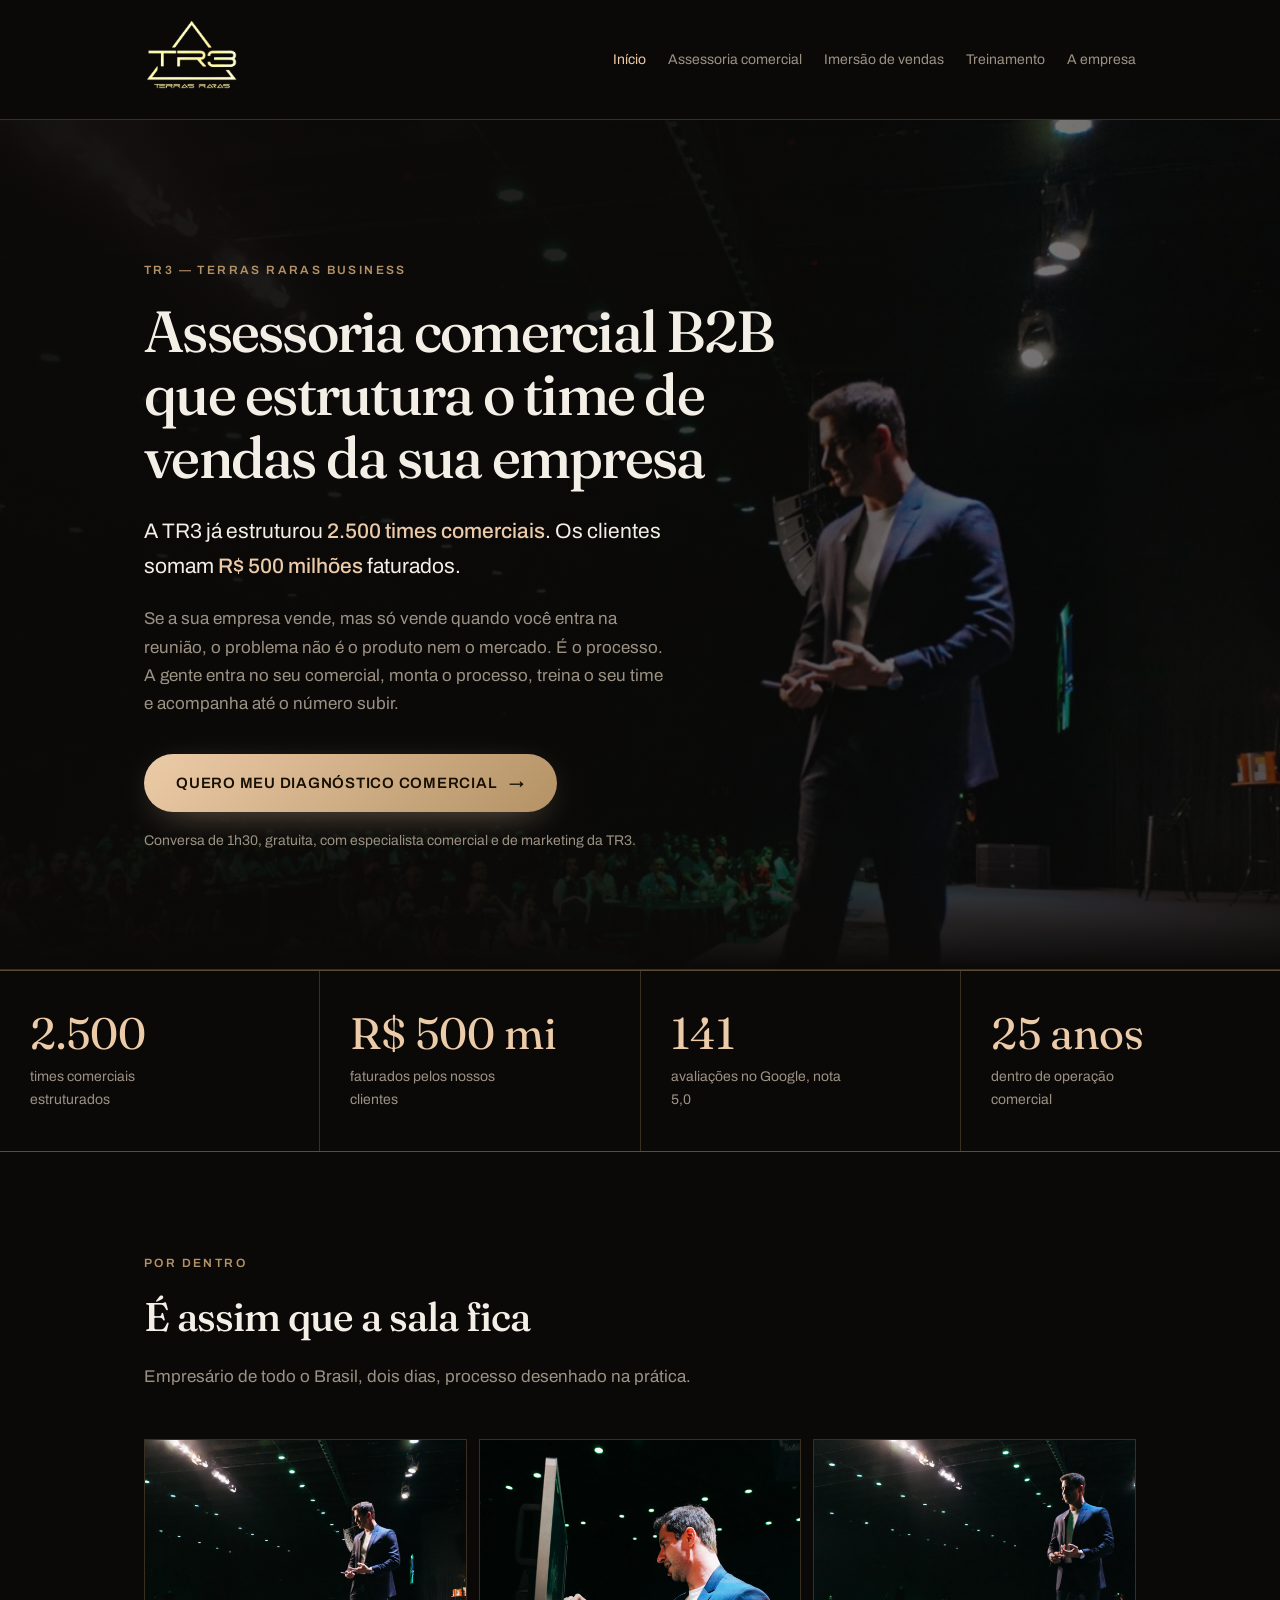
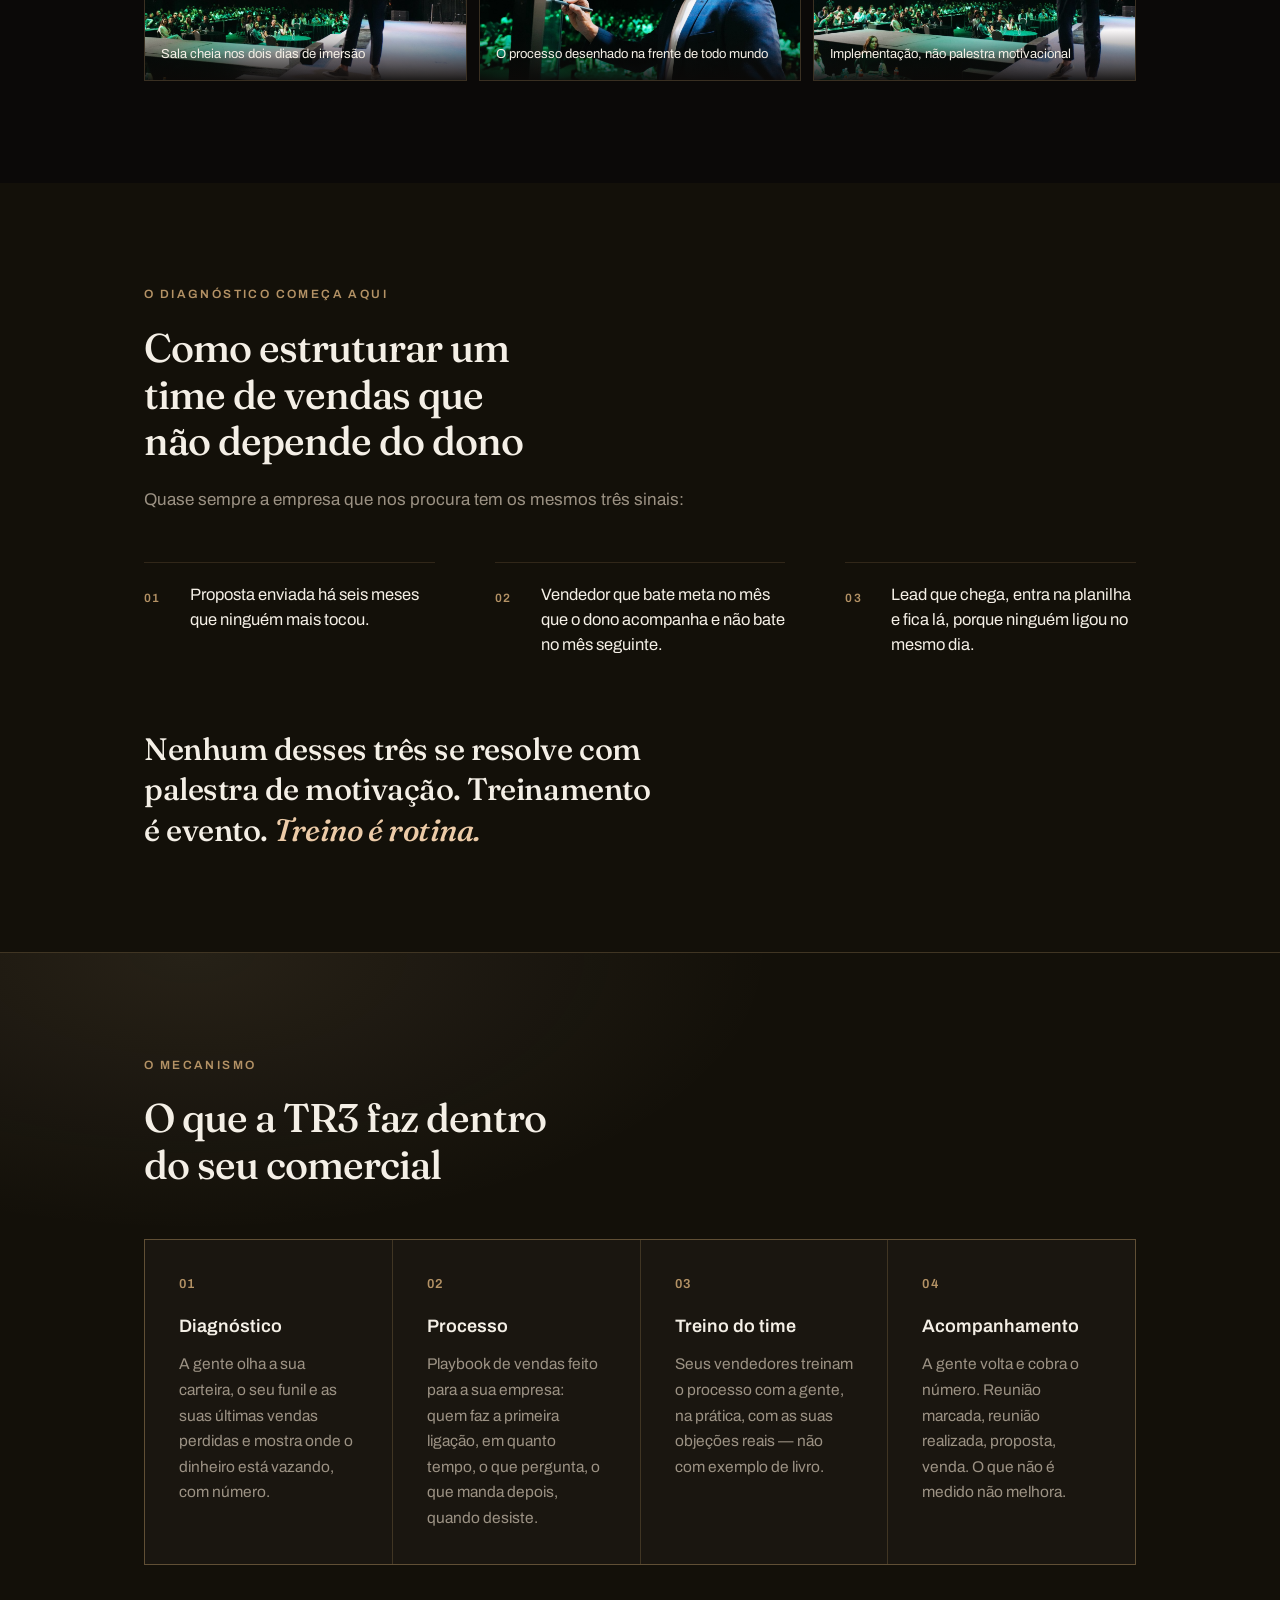
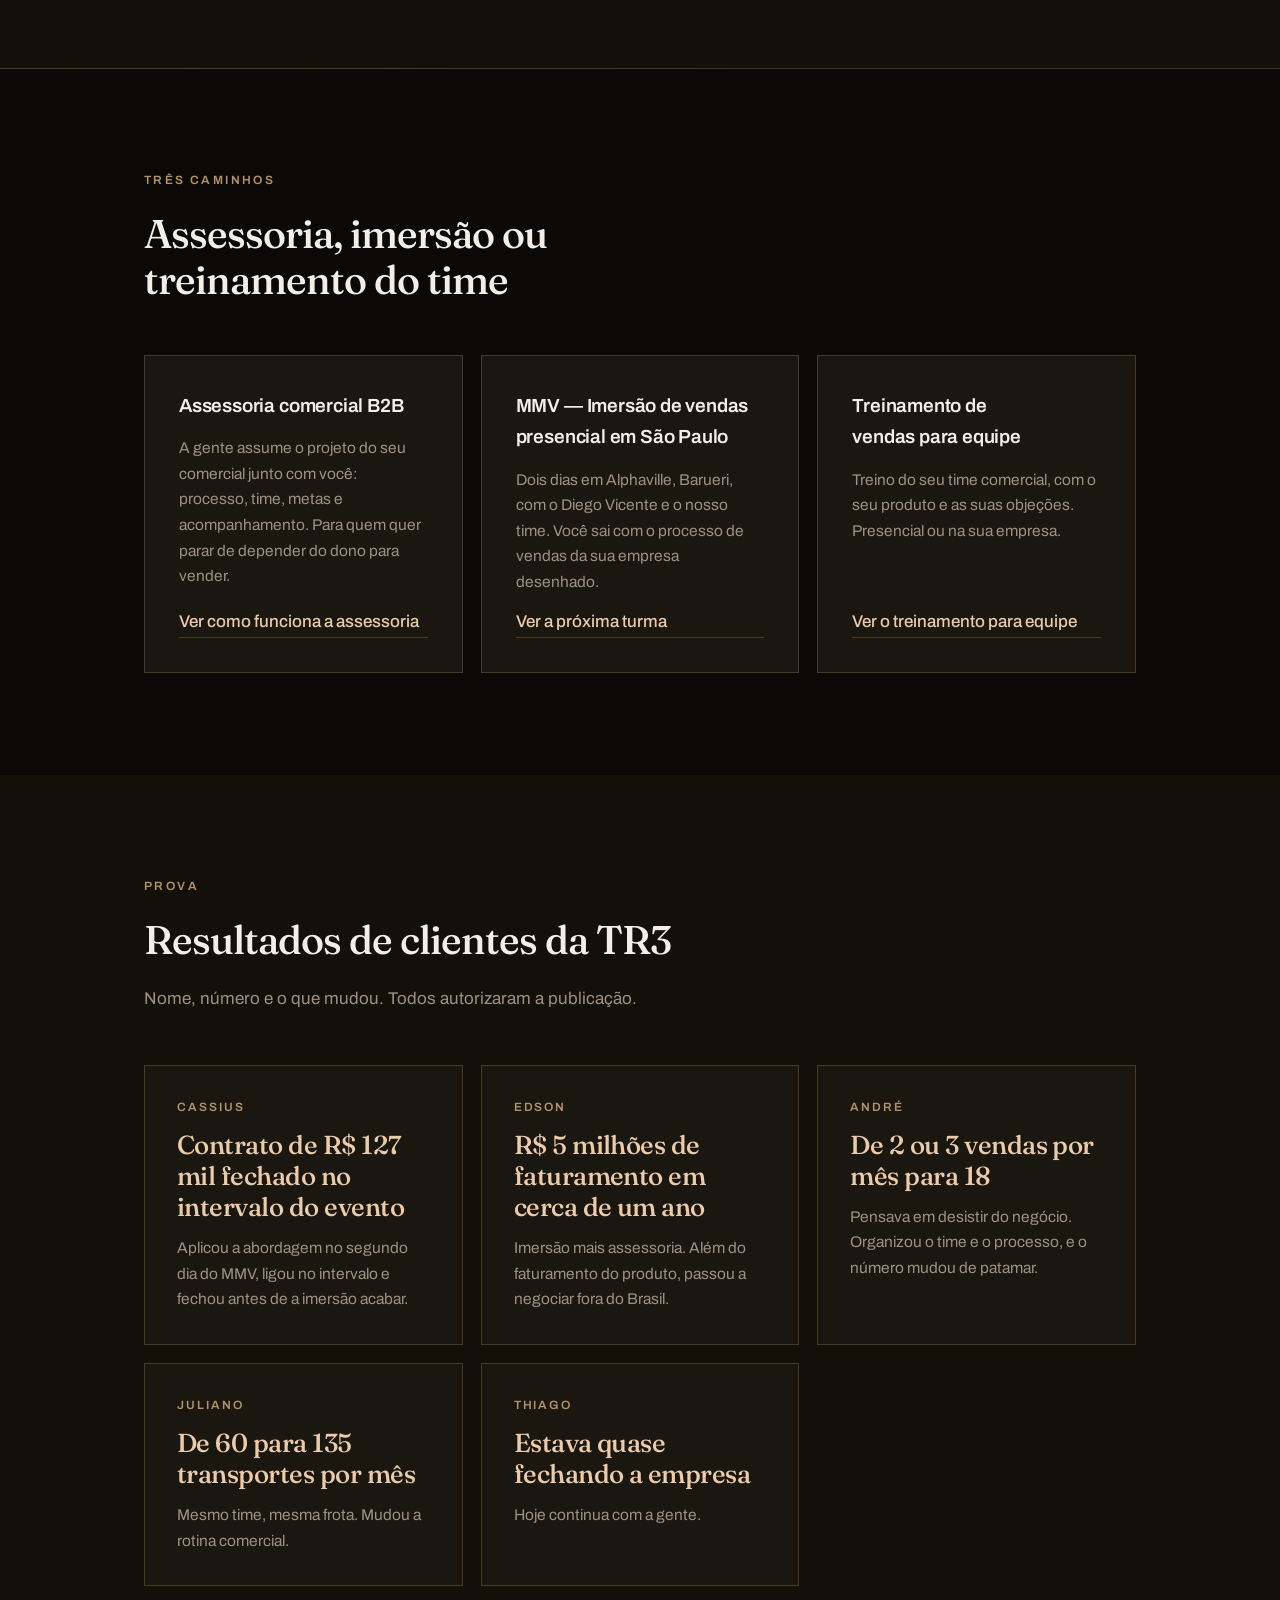
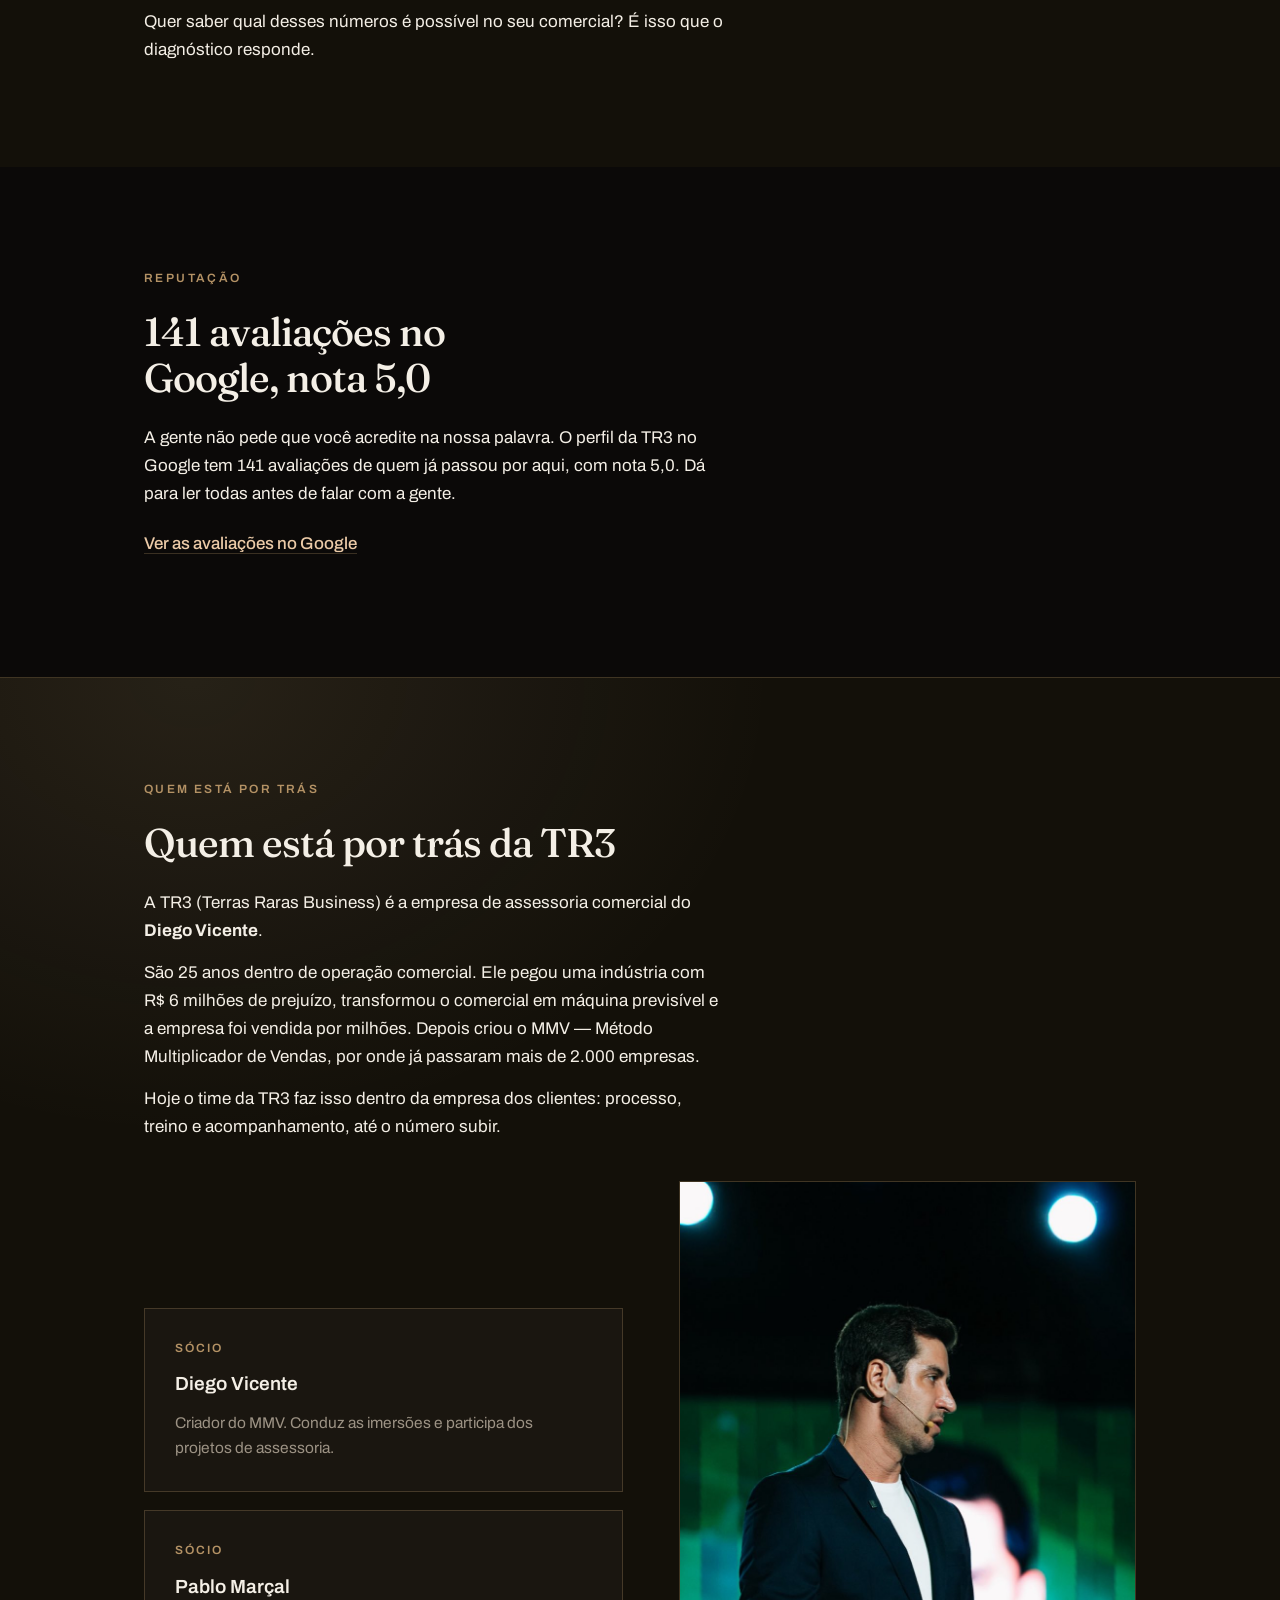
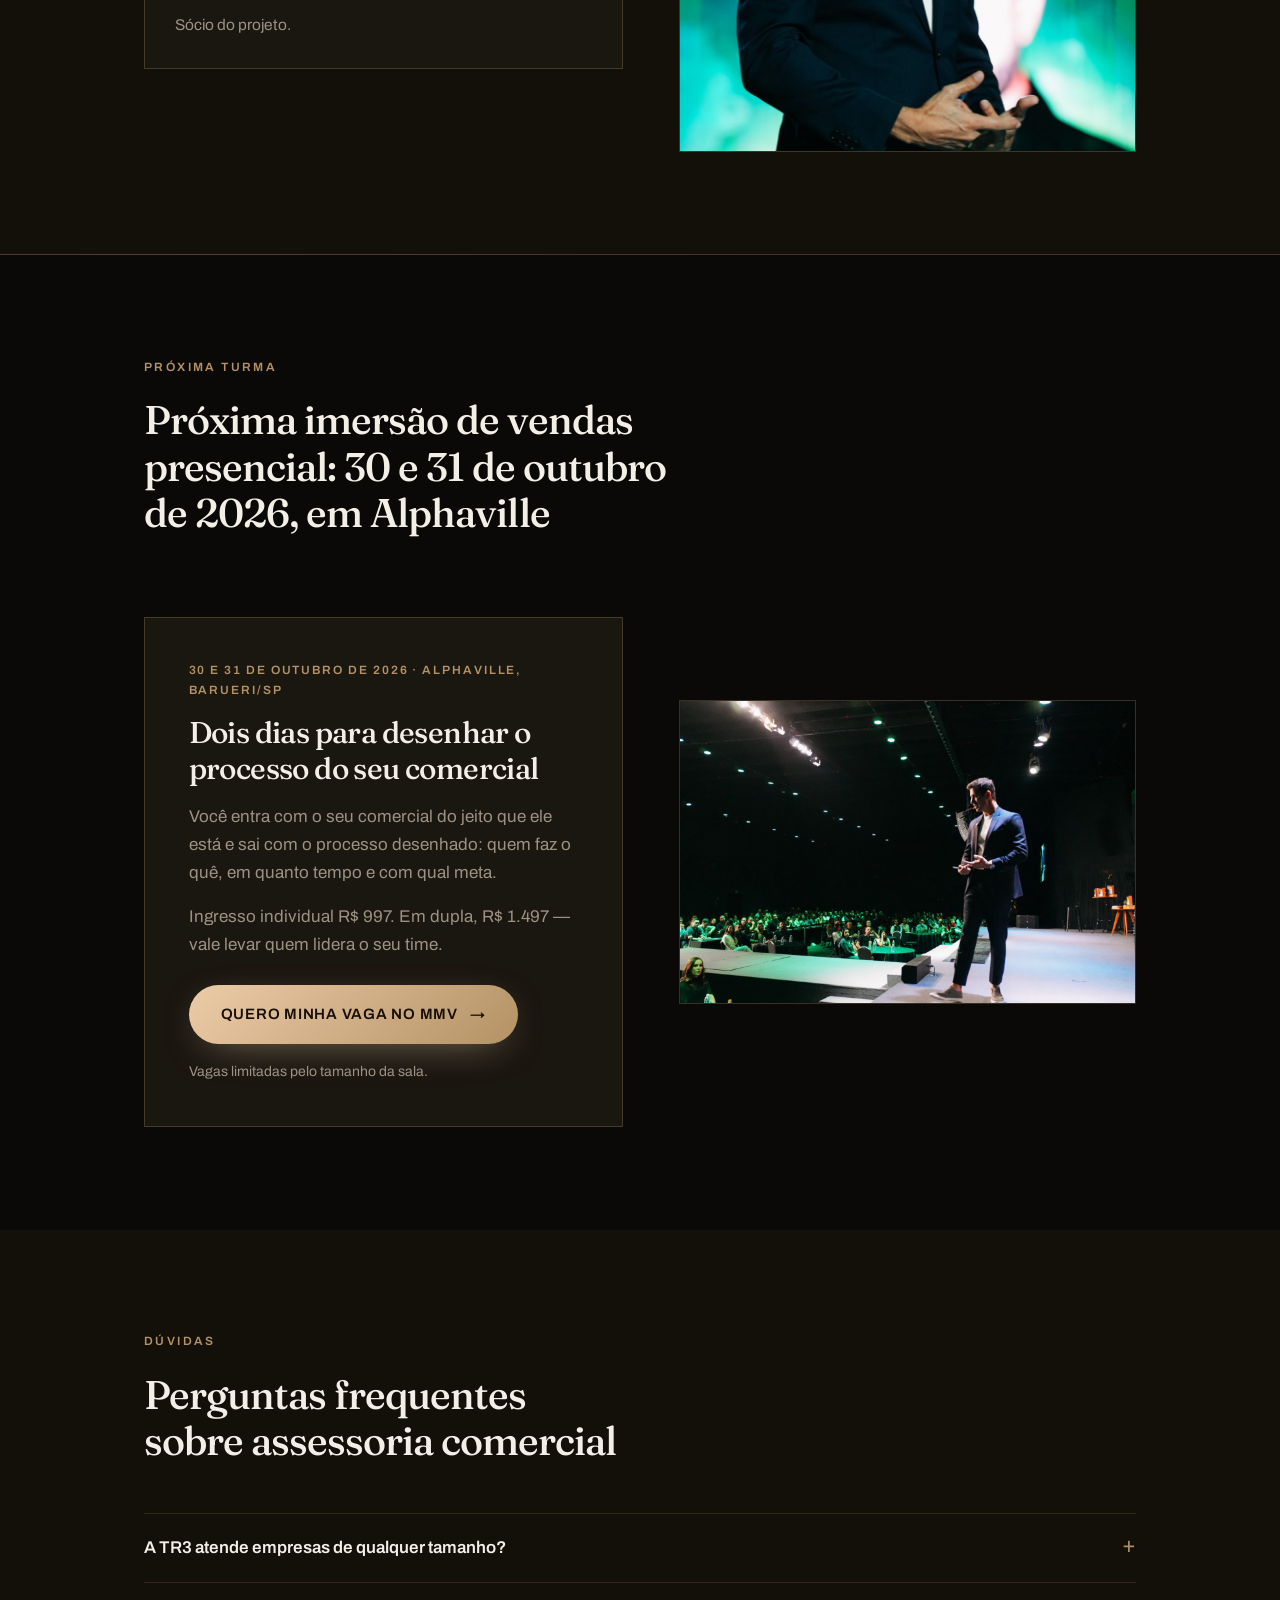
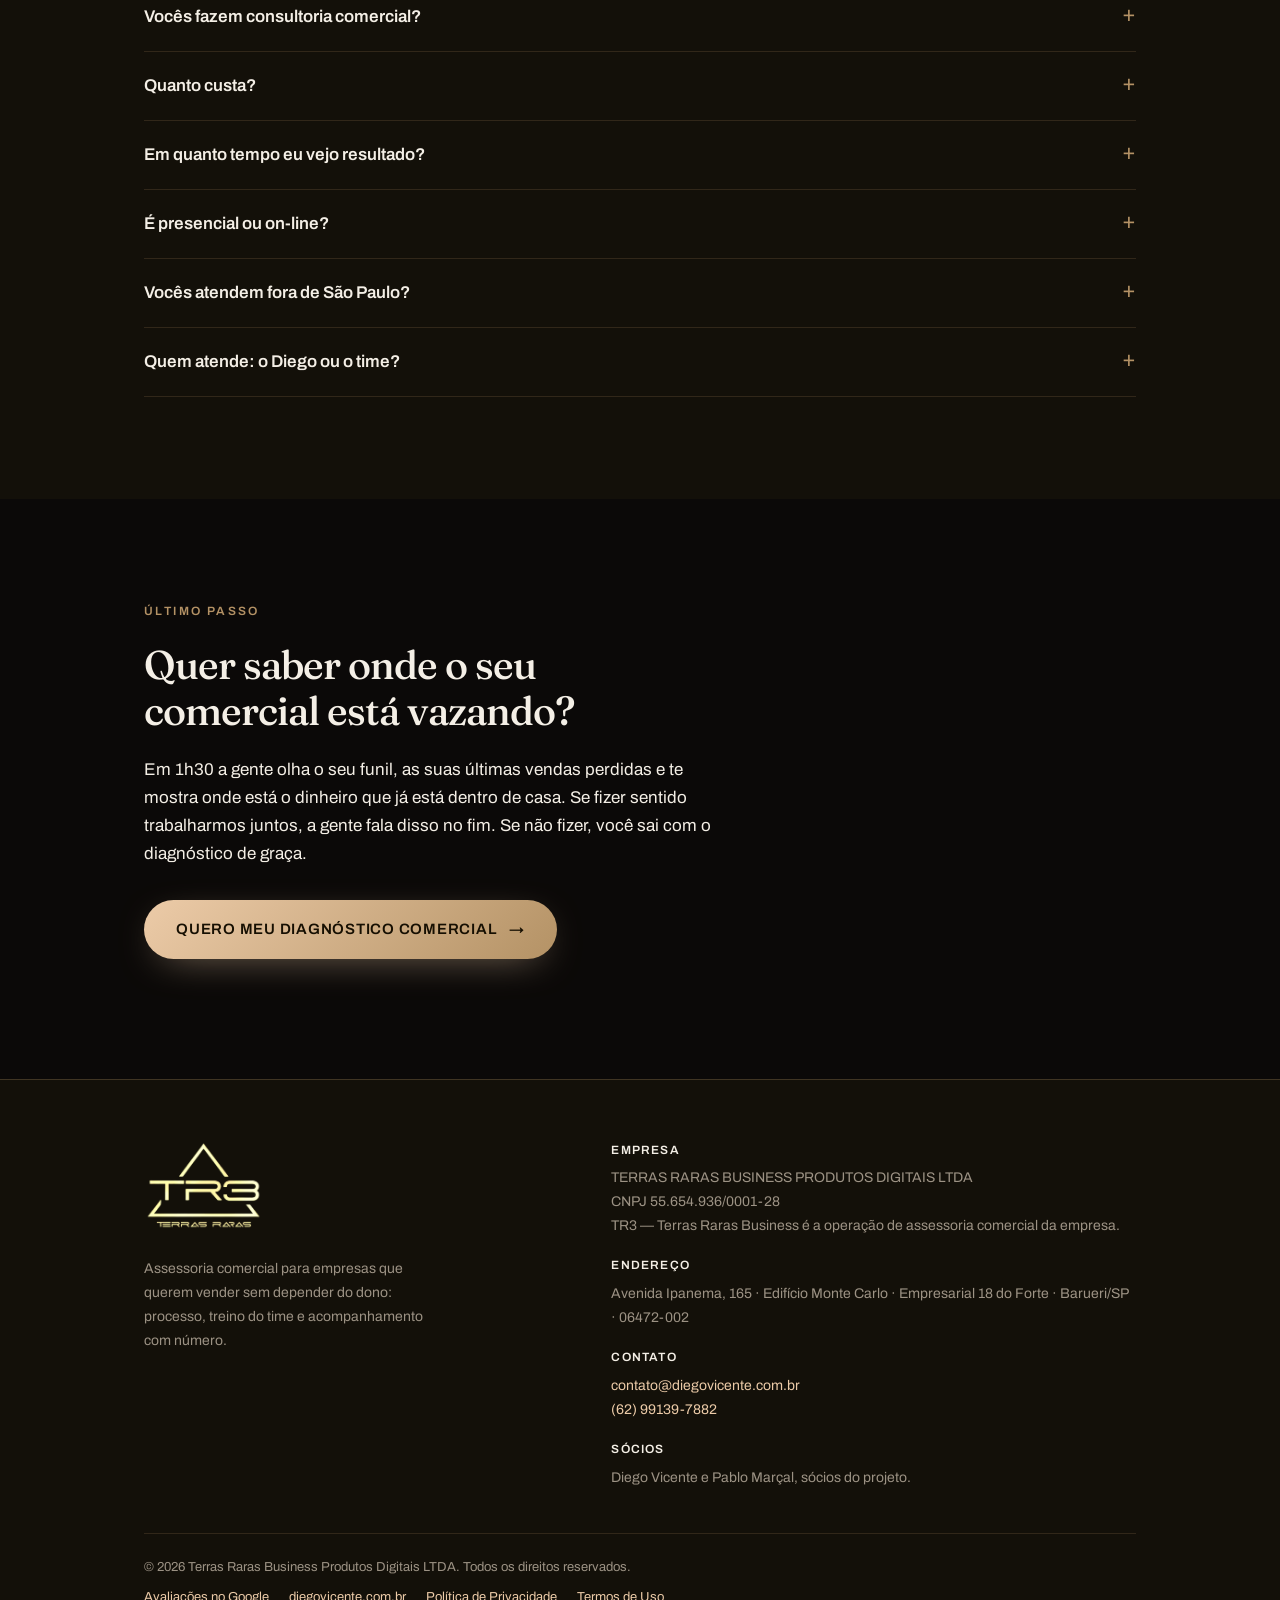
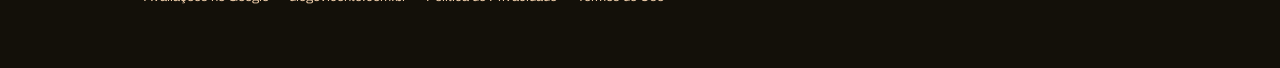
<file: index.html>
<!doctype html>
<html lang="pt-BR">
<head>
<meta charset="utf-8">
<meta name="viewport" content="width=device-width, initial-scale=1, viewport-fit=cover">
<title>TR3 | Assessoria Comercial B2B e Imersão de Vendas</title>
<meta name="description" content="Assessoria comercial B2B e imersão de vendas presencial. A TR3 já estruturou 2.500 times comerciais. Diagnóstico gratuito de 1h30 com especialista.">
<link rel="canonical" href="https://grupotr3.com.br/">
<meta property="og:type" content="website">
<meta property="og:locale" content="pt_BR">
<meta property="og:site_name" content="TR3 — Terras Raras Business">
<meta property="og:title" content="TR3 | Assessoria Comercial B2B e Imersão de Vendas">
<meta property="og:description" content="Assessoria comercial B2B e imersão de vendas presencial. A TR3 já estruturou 2.500 times comerciais. Diagnóstico gratuito de 1h30 com especialista.">
<meta property="og:url" content="https://grupotr3.com.br/">
<link rel="preconnect" href="https://fonts.googleapis.com">
<link rel="preconnect" href="https://fonts.gstatic.com" crossorigin>
<link rel="stylesheet" href="https://fonts.googleapis.com/css2?family=Fraunces:ital,opsz,wght@0,9..144,400;0,9..144,500;0,9..144,600;1,9..144,500&family=Archivo:wght@400;500;600&display=swap">
<link rel="stylesheet" href="/assets/site.css">
<script type="application/ld+json">{
  "@context":"https://schema.org",
  "@type":["Organization","LocalBusiness"],
  "name":"TR3 — Terras Raras Business",
  "alternateName":["Terras Raras Business - TR3","TR3 Assessoria Comercial"],
  "legalName":"TERRAS RARAS BUSINESS PRODUTOS DIGITAIS LTDA",
  "taxID":"55.654.936/0001-28",
  "url":"https://grupotr3.com.br/",
  "telephone":"+55 62 99139-7882",
  "email":"contato@diegovicente.com.br",
  "address":{"@type":"PostalAddress","streetAddress":"Avenida Ipanema, 165 — Edifício Monte Carlo",
    "addressLocality":"Barueri","addressRegion":"SP","postalCode":"06472-002","addressCountry":"BR"},
  "sameAs":["https://diegovicente.com.br/","https://www.google.com/maps/place/?q=place_id:ChIJMy0aVngDz5QRdP8iKXaQ4cY"],
  "founder":{"@type":"Person","name":"Diego Vicente"},
  "description":"Assessoria comercial B2B: processo de vendas, treino de time comercial e acompanhamento com indicador. Realiza o MMV — Método Multiplicador de Vendas, imersão de vendas presencial em Alphaville, Barueri."
}</script>
<script type="application/ld+json">{"@context":"https://schema.org","@type":"FAQPage","mainEntity":[{"@type":"Question","name":"A TR3 atende empresas de qualquer tamanho?","acceptedAnswer":{"@type":"Answer","text":"A gente trabalha melhor com empresa que já vende e quer previsibilidade: tem time comercial, ou pelo menos um vendedor além do dono. Se você ainda vende sozinho, a imersão resolve mais que a assessoria."}},{"@type":"Question","name":"Vocês fazem consultoria comercial?","acceptedAnswer":{"@type":"Answer","text":"O que a TR3 faz é assessoria comercial, que é diferente de consultoria. Consultoria entrega diagnóstico e relatório e vai embora. Assessoria fica: a gente monta o processo, treina o seu time e volta toda semana cobrar o número. O diagnóstico é só a porta de entrada."}},{"@type":"Question","name":"Quanto custa?","acceptedAnswer":{"@type":"Answer","text":"A imersão MMV tem preço público: R$ 997 por pessoa. A assessoria é orçada depois do diagnóstico, porque depende do tamanho do time e do tempo de acompanhamento. O diagnóstico é gratuito e não tem compromisso."}},{"@type":"Question","name":"Em quanto tempo eu vejo resultado?","acceptedAnswer":{"@type":"Answer","text":"Processo e treino começam a mudar a rotina do time nas primeiras semanas. No evento já teve cliente fechando contrato no intervalo. Mas número de verdade é o que se sustenta por três meses, e é isso que a gente acompanha."}},{"@type":"Question","name":"É presencial ou on-line?","acceptedAnswer":{"@type":"Answer","text":"A imersão é presencial em Alphaville. A assessoria e o treinamento do time funcionam nos dois formatos, inclusive dentro da sua empresa."}},{"@type":"Question","name":"Vocês atendem fora de São Paulo?","acceptedAnswer":{"@type":"Answer","text":"Sim. A imersão acontece em Alphaville e recebe empresário de todo o Brasil; assessoria e treinamento são feitos onde o seu time está."}},{"@type":"Question","name":"Quem atende: o Diego ou o time?","acceptedAnswer":{"@type":"Answer","text":"O diagnóstico é com um especialista comercial e de marketing da TR3. O Diego conduz a imersão e participa dos projetos de assessoria."}}]}</script>
<script type="application/ld+json">{"@context": "https://schema.org", "@type": "Event", "name": "MMV — Método Multiplicador de Vendas", "description": "Imersão de vendas presencial de dois dias em Alphaville, Barueri/SP.", "startDate": "2026-10-30T09:00-03:00", "endDate": "2026-10-31T19:00-03:00", "eventAttendanceMode": "https://schema.org/OfflineEventAttendanceMode", "eventStatus": "https://schema.org/EventScheduled", "location": {"@type": "Place", "name": "Alphaville, Barueri", "address": {"@type": "PostalAddress", "addressLocality": "Barueri", "addressRegion": "SP", "addressCountry": "BR"}}, "organizer": {"@type": "Organization", "name": "TR3 — Terras Raras Business", "url": "https://grupotr3.com.br/"}, "offers": {"@type": "Offer", "price": "997", "priceCurrency": "BRL", "availability": "https://schema.org/InStock", "url": "https://grupotr3.com.br/imersao-de-vendas-sao-paulo/"}}</script>
</head>
<body>
<header class="topbar">
  <div class="wrap">
    <a href="/" aria-label="TR3 — Terras Raras Business, página inicial"><span class="marca"><img class="marca-img" src="/assets/logo-tr3.png" alt="TR3 — Terras Raras" width="512" height="400"></span></a>
    <nav class="nav"><a href="/" aria-current="page">Início</a><a href="/assessoria-comercial-b2b/">Assessoria comercial</a><a href="/imersao-de-vendas-sao-paulo/">Imersão de vendas</a><a href="/treinamento-de-vendas-para-equipe/">Treinamento</a><a href="/a-empresa/">A empresa</a></nav>
  </div>
</header>
<main>
<div class="hero hero-foto">
  <div class="wrap">
    <p class="eyebrow">TR3 — Terras Raras Business</p>
    <h1>Assessoria comercial B2B que estrutura o time de vendas da sua empresa</h1>
    <p class="hero-sub">A TR3 já estruturou <strong>2.500 times comerciais</strong>. Os clientes somam
      <strong>R$ 500 milhões</strong> faturados.</p>
    <p class="hero-body">Se a sua empresa vende, mas só vende quando você entra na reunião, o problema
      não é o produto nem o mercado. É o processo. A gente entra no seu comercial, monta o processo,
      treina o seu time e acompanha até o número subir.</p>
    <p class="hero-actions"><a class="cta" href="https://diegovicente.com.br/?utm_source=grupotr3&utm_medium=organico&utm_campaign=institucional&utm_content=home-topo#agendar">Quero meu diagnóstico comercial <span class="arrow">&rarr;</span></a></p>
    <p class="cta-note">Conversa de 1h30, gratuita, com especialista comercial e de marketing da TR3.</p>
  </div>
</div>

<div class="marks">
  <div class="mark"><div class="fig">2.500</div><p>times comerciais estruturados</p></div>
  <div class="mark"><div class="fig">R$ 500 mi</div><p>faturados pelos nossos clientes</p></div>
  <div class="mark"><div class="fig">141</div><p>avaliações no Google, nota 5,0</p></div>
  <div class="mark"><div class="fig">25 anos</div><p>dentro de operação comercial</p></div>
</div>

<section>
  <div class="wrap">
    <p class="eyebrow">Por dentro</p>
    <h2>É assim que a sala fica</h2>
    <p class="lead-muted">Empresário de todo o Brasil, dois dias, processo desenhado na prática.</p>
    <div class="galeria">
      <figure><img src="/assets/fotos/evento-3.jpg" alt="Diego Vicente no palco do MMV, com a plateia de empresários sentada às mesas" loading="lazy" width="1400" height="933"><figcaption>Sala cheia nos dois dias de imersão</figcaption></figure>
      <figure><img src="/assets/fotos/evento-1.jpg" alt="Diego Vicente desenhando o processo comercial em uma tela durante o MMV" loading="lazy" width="1400" height="933"><figcaption>O processo desenhado na frente de todo mundo</figcaption></figure>
      <figure><img src="/assets/fotos/evento-2.jpg" alt="Momento da imersão MMV em Alphaville" loading="lazy" width="1400" height="933"><figcaption>Implementação, não palestra motivacional</figcaption></figure>
    </div>
  </div>
</section>

<section class="band">
  <div class="wrap">
    <p class="eyebrow">O diagnóstico começa aqui</p>
    <h2>Como estruturar um time de vendas que não depende do dono</h2>
    <p class="lead-muted">Quase sempre a empresa que nos procura tem os mesmos três sinais:</p>
    <ul class="signs">
      <li>Proposta enviada há seis meses que ninguém mais tocou.</li>
      <li>Vendedor que bate meta no mês que o dono acompanha e não bate no mês seguinte.</li>
      <li>Lead que chega, entra na planilha e fica lá, porque ninguém ligou no mesmo dia.</li>
    </ul>
    <p class="verdict">Nenhum desses três se resolve com palestra de motivação. Treinamento é evento.
      <em>Treino é rotina.</em></p>
  </div>
</section>

<section class="band-2">
  <div class="wrap">
    <p class="eyebrow">O mecanismo</p>
    <h2>O que a TR3 faz dentro do seu comercial</h2>
    <ol class="steps">
      <li><h3>Diagnóstico</h3><p>A gente olha a sua carteira, o seu funil e as suas últimas vendas
        perdidas e mostra onde o dinheiro está vazando, com número.</p></li>
      <li><h3>Processo</h3><p>Playbook de vendas feito para a sua empresa: quem faz a primeira ligação,
        em quanto tempo, o que pergunta, o que manda depois, quando desiste.</p></li>
      <li><h3>Treino do time</h3><p>Seus vendedores treinam o processo com a gente, na prática, com as
        suas objeções reais — não com exemplo de livro.</p></li>
      <li><h3>Acompanhamento</h3><p>A gente volta e cobra o número. Reunião marcada, reunião realizada,
        proposta, venda. O que não é medido não melhora.</p></li>
    </ol>
  </div>
</section>

<section>
  <div class="wrap">
    <p class="eyebrow">Três caminhos</p>
    <h2>Assessoria, imersão ou treinamento do time</h2>
    <div class="paths">
      <div class="path">
        <h3>Assessoria comercial B2B</h3>
        <p>A gente assume o projeto do seu comercial junto com você: processo, time, metas e
          acompanhamento. Para quem quer parar de depender do dono para vender.</p>
        <a class="linkgold" href="/assessoria-comercial-b2b/">Ver como funciona a assessoria</a>
      </div>
      <div class="path">
        <h3>MMV — Imersão de vendas presencial em São Paulo</h3>
        <p>Dois dias em Alphaville, Barueri, com o Diego Vicente e o nosso time. Você sai com o processo
          de vendas da sua empresa desenhado.</p>
        <a class="linkgold" href="/imersao-de-vendas-sao-paulo/">Ver a próxima turma</a>
      </div>
      <div class="path">
        <h3>Treinamento de vendas para equipe</h3>
        <p>Treino do seu time comercial, com o seu produto e as suas objeções. Presencial ou na sua
          empresa.</p>
        <a class="linkgold" href="/treinamento-de-vendas-para-equipe/">Ver o treinamento para equipe</a>
      </div>
    </div>
  </div>
</section>

<section class="band">
  <div class="wrap">
    <p class="eyebrow">Prova</p>
    <h2>Resultados de clientes da TR3</h2>
    <p class="lead-muted">Nome, número e o que mudou. Todos autorizaram a publicação.</p>
    <div class="cases">
      <div class="case">
        <p class="who">Cassius</p>
        <p class="num">Contrato de R$ 127 mil fechado no intervalo do evento</p>
        <p>Aplicou a abordagem no segundo dia do MMV, ligou no intervalo e fechou antes de a imersão
          acabar.</p>
      </div>
      <div class="case">
        <p class="who">Edson</p>
        <p class="num">R$ 5 milhões de faturamento em cerca de um ano</p>
        <p>Imersão mais assessoria. Além do faturamento do produto, passou a negociar fora do Brasil.</p>
      </div>
      <div class="case">
        <p class="who">André</p>
        <p class="num">De 2 ou 3 vendas por mês para 18</p>
        <p>Pensava em desistir do negócio. Organizou o time e o processo, e o número mudou de patamar.</p>
      </div>
      <div class="case">
        <p class="who">Juliano</p>
        <p class="num">De 60 para 135 transportes por mês</p>
        <p>Mesmo time, mesma frota. Mudou a rotina comercial.</p>
      </div>
      <div class="case">
        <p class="who">Thiago</p>
        <p class="num">Estava quase fechando a empresa</p>
        <p>Hoje continua com a gente.</p>
      </div>
    </div>
    <p class="lead">Quer saber qual desses números é possível no seu comercial? É isso que o
      diagnóstico responde.</p>
  </div>
</section>

<section>
  <div class="wrap">
    <p class="eyebrow">Reputação</p>
    <h2>141 avaliações no Google, nota 5,0</h2>
    <p class="lead">A gente não pede que você acredite na nossa palavra. O perfil da TR3 no Google tem
      141 avaliações de quem já passou por aqui, com nota 5,0. Dá para ler todas antes de falar com a
      gente.</p>
    <p style="margin-top:22px"><a class="linkgold" href="https://www.google.com/maps/place/?q=place_id:ChIJMy0aVngDz5QRdP8iKXaQ4cY" rel="noopener">Ver as avaliações no Google</a></p>
  </div>
</section>

<section class="band-2">
  <div class="wrap">
    <p class="eyebrow">Quem está por trás</p>
    <h2>Quem está por trás da TR3</h2>
    <div class="lead">
      <p>A TR3 (Terras Raras Business) é a empresa de assessoria comercial do <strong>Diego
        Vicente</strong>.</p>
      <p>São 25 anos dentro de operação comercial. Ele pegou uma indústria com R$ 6 milhões de prejuízo,
        transformou o comercial em máquina previsível e a empresa foi vendida por milhões. Depois criou
        o MMV — Método Multiplicador de Vendas, por onde já passaram mais de 2.000 empresas.</p>
      <p>Hoje o time da TR3 faz isso dentro da empresa dos clientes: processo, treino e acompanhamento,
        até o número subir.</p>
    </div>
    <div class="split">
      <div>
        <div class="people">
              <div class="person">
            <p class="role">Sócio</p>
            <h3>Diego Vicente</h3>
            <p>Criador do MMV. Conduz as imersões e participa dos projetos de assessoria.</p>
          </div>
          <div class="person">
            <p class="role">Sócio</p>
            <h3>Pablo Marçal</h3>
            <p>Sócio do projeto.</p>
            <!-- FOTO DOS SOCIOS: entra aqui quando o Diego enviar o arquivo -->
          </div>
        </div>
      </div>
      <figure class="split-foto">
        <img src="/assets/fotos/evento-4.jpg" alt="Diego Vicente conduzindo a imersão MMV" loading="lazy" width="1400" height="1750">
      </figure>
    </div>
  </div>
</section>

<!-- ATUALIZAR A CADA TURMA -->
<section>
  <div class="wrap">
    <p class="eyebrow">Próxima turma</p>
    <h2>Próxima imersão de vendas presencial: 30 e 31 de outubro de 2026, em Alphaville</h2>
    <div class="split">
      <div class="event">
      <p class="when">30 e 31 de outubro de 2026 &middot; Alphaville, Barueri/SP</p>
      <h3>Dois dias para desenhar o processo do seu comercial</h3>
      <p>Você entra com o seu comercial do jeito que ele está e sai com o processo desenhado: quem faz o
        quê, em quanto tempo e com qual meta.</p>
      <p>Ingresso individual R$ 997. Em dupla, R$ 1.497 — vale levar quem lidera o seu time.</p>
      <p style="margin-top:26px"><a class="cta" href="https://diegovicente.com.br/?utm_source=grupotr3&utm_medium=organico&utm_campaign=institucional&utm_content=home-mmv-out26#agendar">Quero minha vaga no MMV <span class="arrow">&rarr;</span></a></p>
      <p class="cta-note">Vagas limitadas pelo tamanho da sala.</p>
      </div>
      <figure class="split-foto split-foto-larga">
        <img src="/assets/fotos/evento-3.jpg" alt="Plateia do MMV em Alphaville" loading="lazy" width="1400" height="933">
      </figure>
    </div>
  </div>
</section>

<section class="band">
  <div class="wrap">
    <p class="eyebrow">Dúvidas</p>
    <h2>Perguntas frequentes sobre assessoria comercial</h2>
    <div class="faq"><details><summary>A TR3 atende empresas de qualquer tamanho?</summary><p>A gente trabalha melhor com empresa que já vende e quer previsibilidade: tem time comercial, ou pelo menos um vendedor além do dono. Se você ainda vende sozinho, a imersão resolve mais que a assessoria.</p></details><details><summary>Vocês fazem consultoria comercial?</summary><p>O que a TR3 faz é assessoria comercial, que é diferente de consultoria. Consultoria entrega diagnóstico e relatório e vai embora. Assessoria fica: a gente monta o processo, treina o seu time e volta toda semana cobrar o número. O diagnóstico é só a porta de entrada.</p></details><details><summary>Quanto custa?</summary><p>A imersão MMV tem preço público: R$ 997 por pessoa. A assessoria é orçada depois do diagnóstico, porque depende do tamanho do time e do tempo de acompanhamento. O diagnóstico é gratuito e não tem compromisso.</p></details><details><summary>Em quanto tempo eu vejo resultado?</summary><p>Processo e treino começam a mudar a rotina do time nas primeiras semanas. No evento já teve cliente fechando contrato no intervalo. Mas número de verdade é o que se sustenta por três meses, e é isso que a gente acompanha.</p></details><details><summary>É presencial ou on-line?</summary><p>A imersão é presencial em Alphaville. A assessoria e o treinamento do time funcionam nos dois formatos, inclusive dentro da sua empresa.</p></details><details><summary>Vocês atendem fora de São Paulo?</summary><p>Sim. A imersão acontece em Alphaville e recebe empresário de todo o Brasil; assessoria e treinamento são feitos onde o seu time está.</p></details><details><summary>Quem atende: o Diego ou o time?</summary><p>O diagnóstico é com um especialista comercial e de marketing da TR3. O Diego conduz a imersão e participa dos projetos de assessoria.</p></details></div>
  </div>
</section>

<section>
  <div class="wrap">
    <p class="eyebrow">Último passo</p>
    <h2>Quer saber onde o seu comercial está vazando?</h2>
    <p class="lead">Em 1h30 a gente olha o seu funil, as suas últimas vendas perdidas e te mostra onde
      está o dinheiro que já está dentro de casa. Se fizer sentido trabalharmos juntos, a gente fala
      disso no fim. Se não fizer, você sai com o diagnóstico de graça.</p>
    <p style="margin-top:32px"><a class="cta" href="https://diegovicente.com.br/?utm_source=grupotr3&utm_medium=organico&utm_campaign=institucional&utm_content=home-final#agendar">Quero meu diagnóstico comercial <span class="arrow">&rarr;</span></a></p>
  </div>
</section>
</main>
<footer>
  <div class="wrap">
    <div class="foot-grid">
      <div>
        <span class="marca marca-foot"><img class="marca-img" src="/assets/logo-tr3.png" alt="TR3 — Terras Raras" width="512" height="400"></span>
        <p class="foot-tag">Assessoria comercial para empresas que querem vender sem depender do dono:
        processo, treino do time e acompanhamento com número.</p>
      </div>
      <div>
        <p class="foot-block">
          <strong>Empresa</strong>
          TERRAS RARAS BUSINESS PRODUTOS DIGITAIS LTDA<br>
          CNPJ 55.654.936/0001-28<br>
          TR3 — Terras Raras Business é a operação de assessoria comercial da empresa.
        </p>
        <p class="foot-block">
          <strong>Endereço</strong>
          Avenida Ipanema, 165 &middot; Edifício Monte Carlo &middot; Empresarial 18 do Forte &middot; Barueri/SP &middot; 06472-002
        </p>
        <p class="foot-block">
          <strong>Contato</strong>
          <a href="mailto:contato@diegovicente.com.br">contato@diegovicente.com.br</a><br>
          <a href="tel:+5562991397882">(62) 99139-7882</a>
        </p>
        <p class="foot-block">
          <strong>Sócios</strong>
          Diego Vicente e Pablo Marçal, sócios do projeto.
          <!-- FOTO DOS SOCIOS: entra aqui quando o Diego enviar o arquivo -->
        </p>
      </div>
    </div>
    <div class="foot-legal">
      <span>&copy; 2026 Terras Raras Business Produtos Digitais LTDA. Todos os direitos reservados.</span>
      <span class="foot-links">
        <a href="https://www.google.com/maps/place/?q=place_id:ChIJMy0aVngDz5QRdP8iKXaQ4cY">Avaliações no Google</a>
        <a href="https://diegovicente.com.br/">diegovicente.com.br</a>
        <a href="https://diegovicente.com.br/politica-de-privacidade/">Política de Privacidade</a>
        <a href="https://diegovicente.com.br/termos-de-uso/">Termos de Uso</a>
      </span>
    </div>
  </div>
</footer>
</body>
</html>
</file>
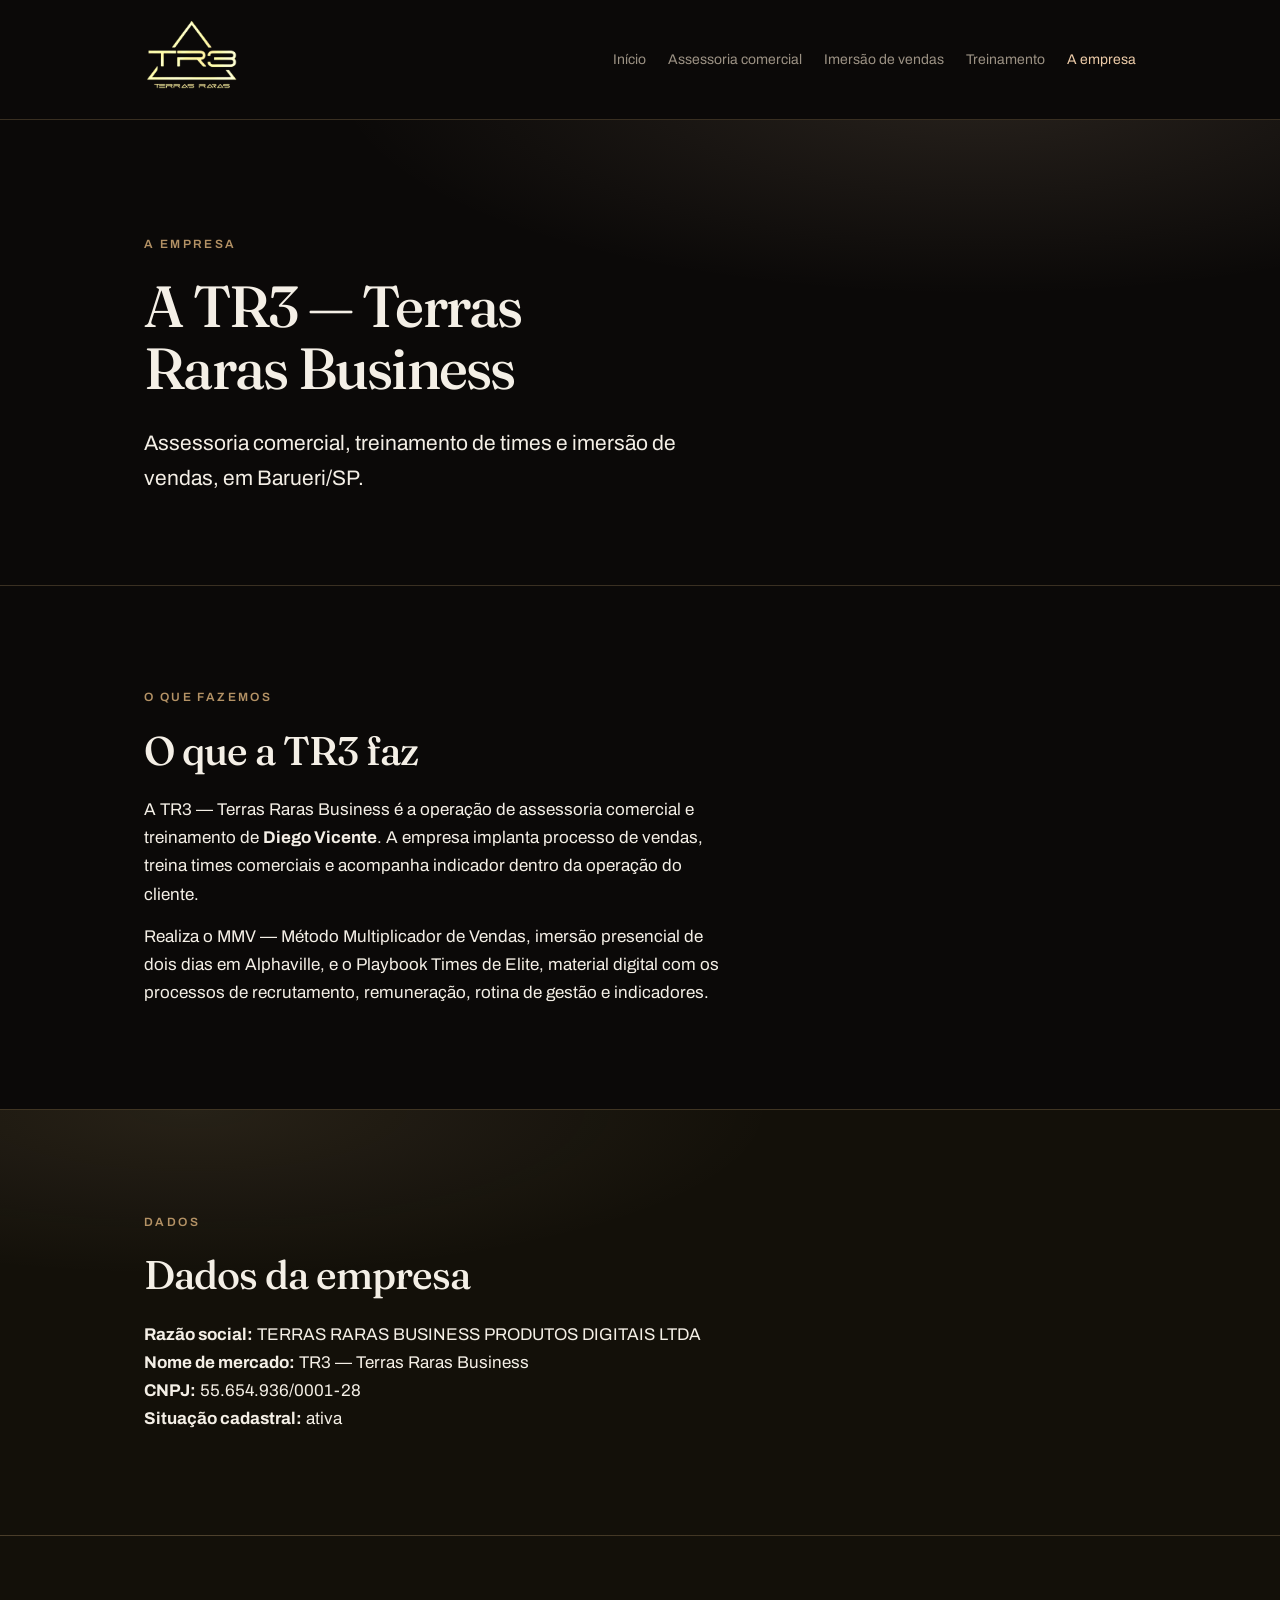
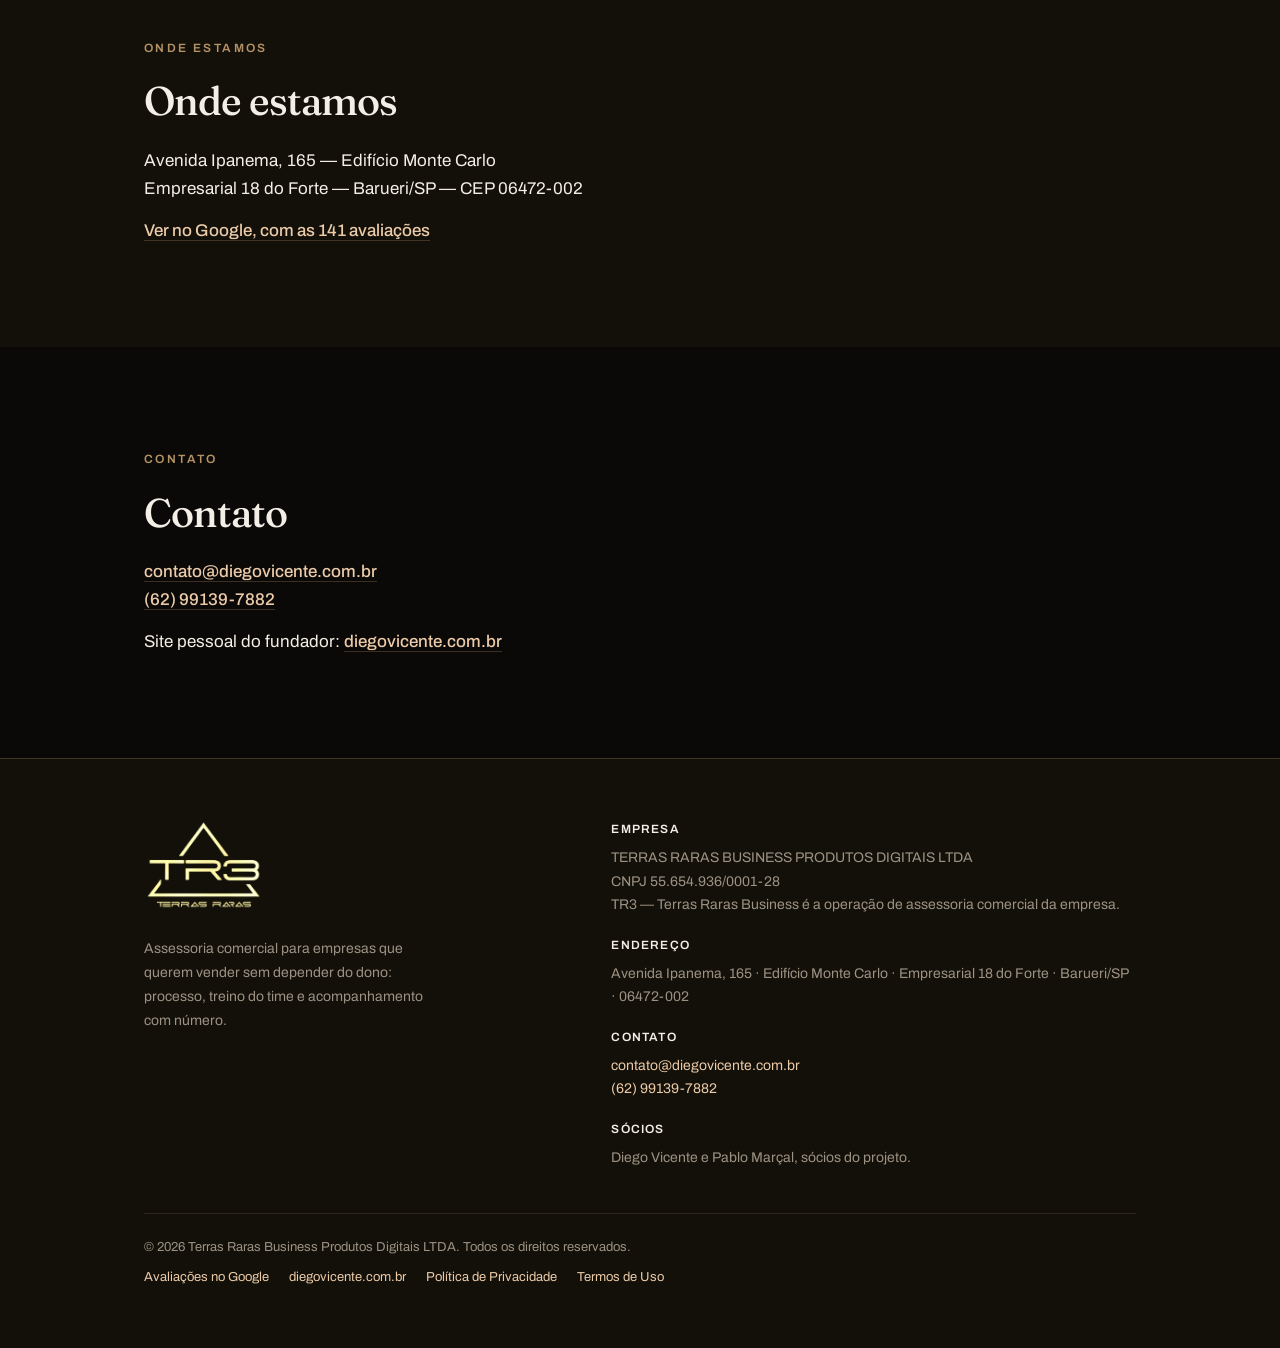
<file: a-empresa/index.html>
<!doctype html>
<html lang="pt-BR">
<head>
<meta charset="utf-8">
<meta name="viewport" content="width=device-width, initial-scale=1, viewport-fit=cover">
<title>A TR3 — Terras Raras Business | CNPJ e endereço</title>
<meta name="description" content="TR3 — Terras Raras Business, assessoria comercial em Barueri/SP. Razão social, CNPJ, endereço e contato.">
<link rel="canonical" href="https://grupotr3.com.br/a-empresa/">
<meta property="og:type" content="website">
<meta property="og:locale" content="pt_BR">
<meta property="og:site_name" content="TR3 — Terras Raras Business">
<meta property="og:title" content="A TR3 — Terras Raras Business | CNPJ e endereço">
<meta property="og:description" content="TR3 — Terras Raras Business, assessoria comercial em Barueri/SP. Razão social, CNPJ, endereço e contato.">
<meta property="og:url" content="https://grupotr3.com.br/a-empresa/">
<link rel="preconnect" href="https://fonts.googleapis.com">
<link rel="preconnect" href="https://fonts.gstatic.com" crossorigin>
<link rel="stylesheet" href="https://fonts.googleapis.com/css2?family=Fraunces:ital,opsz,wght@0,9..144,400;0,9..144,500;0,9..144,600;1,9..144,500&family=Archivo:wght@400;500;600&display=swap">
<link rel="stylesheet" href="/assets/site.css">
<script type="application/ld+json">{
  "@context":"https://schema.org",
  "@type":["Organization","LocalBusiness"],
  "name":"TR3 — Terras Raras Business",
  "alternateName":["Terras Raras Business - TR3","TR3 Assessoria Comercial"],
  "legalName":"TERRAS RARAS BUSINESS PRODUTOS DIGITAIS LTDA",
  "taxID":"55.654.936/0001-28",
  "url":"https://grupotr3.com.br/",
  "telephone":"+55 62 99139-7882",
  "email":"contato@diegovicente.com.br",
  "address":{"@type":"PostalAddress","streetAddress":"Avenida Ipanema, 165 — Edifício Monte Carlo",
    "addressLocality":"Barueri","addressRegion":"SP","postalCode":"06472-002","addressCountry":"BR"},
  "sameAs":["https://diegovicente.com.br/","https://www.google.com/maps/place/?q=place_id:ChIJMy0aVngDz5QRdP8iKXaQ4cY"],
  "founder":{"@type":"Person","name":"Diego Vicente"},
  "description":"Assessoria comercial B2B: processo de vendas, treino de time comercial e acompanhamento com indicador. Realiza o MMV — Método Multiplicador de Vendas, imersão de vendas presencial em Alphaville, Barueri."
}</script>
</head>
<body>
<header class="topbar">
  <div class="wrap">
    <a href="/" aria-label="TR3 — Terras Raras Business, página inicial"><span class="marca"><img class="marca-img" src="/assets/logo-tr3.png" alt="TR3 — Terras Raras" width="512" height="400"></span></a>
    <nav class="nav"><a href="/">Início</a><a href="/assessoria-comercial-b2b/">Assessoria comercial</a><a href="/imersao-de-vendas-sao-paulo/">Imersão de vendas</a><a href="/treinamento-de-vendas-para-equipe/">Treinamento</a><a href="/a-empresa/" aria-current="page">A empresa</a></nav>
  </div>
</header>
<main><div class="hero"><div class="wrap">
         <p class="eyebrow">A empresa</p>
         <h1>A TR3 — Terras Raras Business</h1>
         <p class="hero-sub">Assessoria comercial, treinamento de times e imersão de vendas, em Barueri/SP.</p>
       </div></div><section class="">
  <div class="wrap">
    <p class="eyebrow">O que fazemos</p>
    <h2>O que a TR3 faz</h2>
    
    <div class="lead">
      <p>A TR3 — Terras Raras Business é a operação de assessoria comercial e treinamento de
      <strong>Diego Vicente</strong>. A empresa implanta processo de vendas, treina times comerciais e
      acompanha indicador dentro da operação do cliente.</p>
      <p>Realiza o MMV — Método Multiplicador de Vendas, imersão presencial de dois dias em Alphaville,
      e o Playbook Times de Elite, material digital com os processos de recrutamento, remuneração,
      rotina de gestão e indicadores.</p>
    </div>
  </div>
</section><section class="band-2">
  <div class="wrap">
    <p class="eyebrow">Dados</p>
    <h2>Dados da empresa</h2>
    
    <div class="lead">
      <p><strong>Razão social:</strong> TERRAS RARAS BUSINESS PRODUTOS DIGITAIS LTDA<br>
      <strong>Nome de mercado:</strong> TR3 — Terras Raras Business<br>
      <strong>CNPJ:</strong> 55.654.936/0001-28<br>
      <strong>Situação cadastral:</strong> ativa</p>
    </div>
  </div>
</section><section class="band">
  <div class="wrap">
    <p class="eyebrow">Onde estamos</p>
    <h2>Onde estamos</h2>
    
    <div class="lead">
      <p>Avenida Ipanema, 165 — Edifício Monte Carlo<br>
      Empresarial 18 do Forte — Barueri/SP — CEP 06472-002</p>
      <p><a class="linkgold" href="https://www.google.com/maps/place/?q=place_id:ChIJMy0aVngDz5QRdP8iKXaQ4cY" rel="noopener">Ver no Google, com as 141 avaliações</a></p>
    </div>
  </div>
</section><section class="">
  <div class="wrap">
    <p class="eyebrow">Contato</p>
    <h2>Contato</h2>
    
    <div class="lead">
      <p><a class="linkgold" href="mailto:contato@diegovicente.com.br">contato@diegovicente.com.br</a><br>
      <a class="linkgold" href="tel:+5562991397882">(62) 99139-7882</a></p>
      <p>Site pessoal do fundador: <a class="linkgold" href="https://diegovicente.com.br/">diegovicente.com.br</a></p>
    </div>
  </div>
</section></main>
<footer>
  <div class="wrap">
    <div class="foot-grid">
      <div>
        <span class="marca marca-foot"><img class="marca-img" src="/assets/logo-tr3.png" alt="TR3 — Terras Raras" width="512" height="400"></span>
        <p class="foot-tag">Assessoria comercial para empresas que querem vender sem depender do dono:
        processo, treino do time e acompanhamento com número.</p>
      </div>
      <div>
        <p class="foot-block">
          <strong>Empresa</strong>
          TERRAS RARAS BUSINESS PRODUTOS DIGITAIS LTDA<br>
          CNPJ 55.654.936/0001-28<br>
          TR3 — Terras Raras Business é a operação de assessoria comercial da empresa.
        </p>
        <p class="foot-block">
          <strong>Endereço</strong>
          Avenida Ipanema, 165 &middot; Edifício Monte Carlo &middot; Empresarial 18 do Forte &middot; Barueri/SP &middot; 06472-002
        </p>
        <p class="foot-block">
          <strong>Contato</strong>
          <a href="mailto:contato@diegovicente.com.br">contato@diegovicente.com.br</a><br>
          <a href="tel:+5562991397882">(62) 99139-7882</a>
        </p>
        <p class="foot-block">
          <strong>Sócios</strong>
          Diego Vicente e Pablo Marçal, sócios do projeto.
          <!-- FOTO DOS SOCIOS: entra aqui quando o Diego enviar o arquivo -->
        </p>
      </div>
    </div>
    <div class="foot-legal">
      <span>&copy; 2026 Terras Raras Business Produtos Digitais LTDA. Todos os direitos reservados.</span>
      <span class="foot-links">
        <a href="https://www.google.com/maps/place/?q=place_id:ChIJMy0aVngDz5QRdP8iKXaQ4cY">Avaliações no Google</a>
        <a href="https://diegovicente.com.br/">diegovicente.com.br</a>
        <a href="https://diegovicente.com.br/politica-de-privacidade/">Política de Privacidade</a>
        <a href="https://diegovicente.com.br/termos-de-uso/">Termos de Uso</a>
      </span>
    </div>
  </div>
</footer>
</body>
</html>
</file>
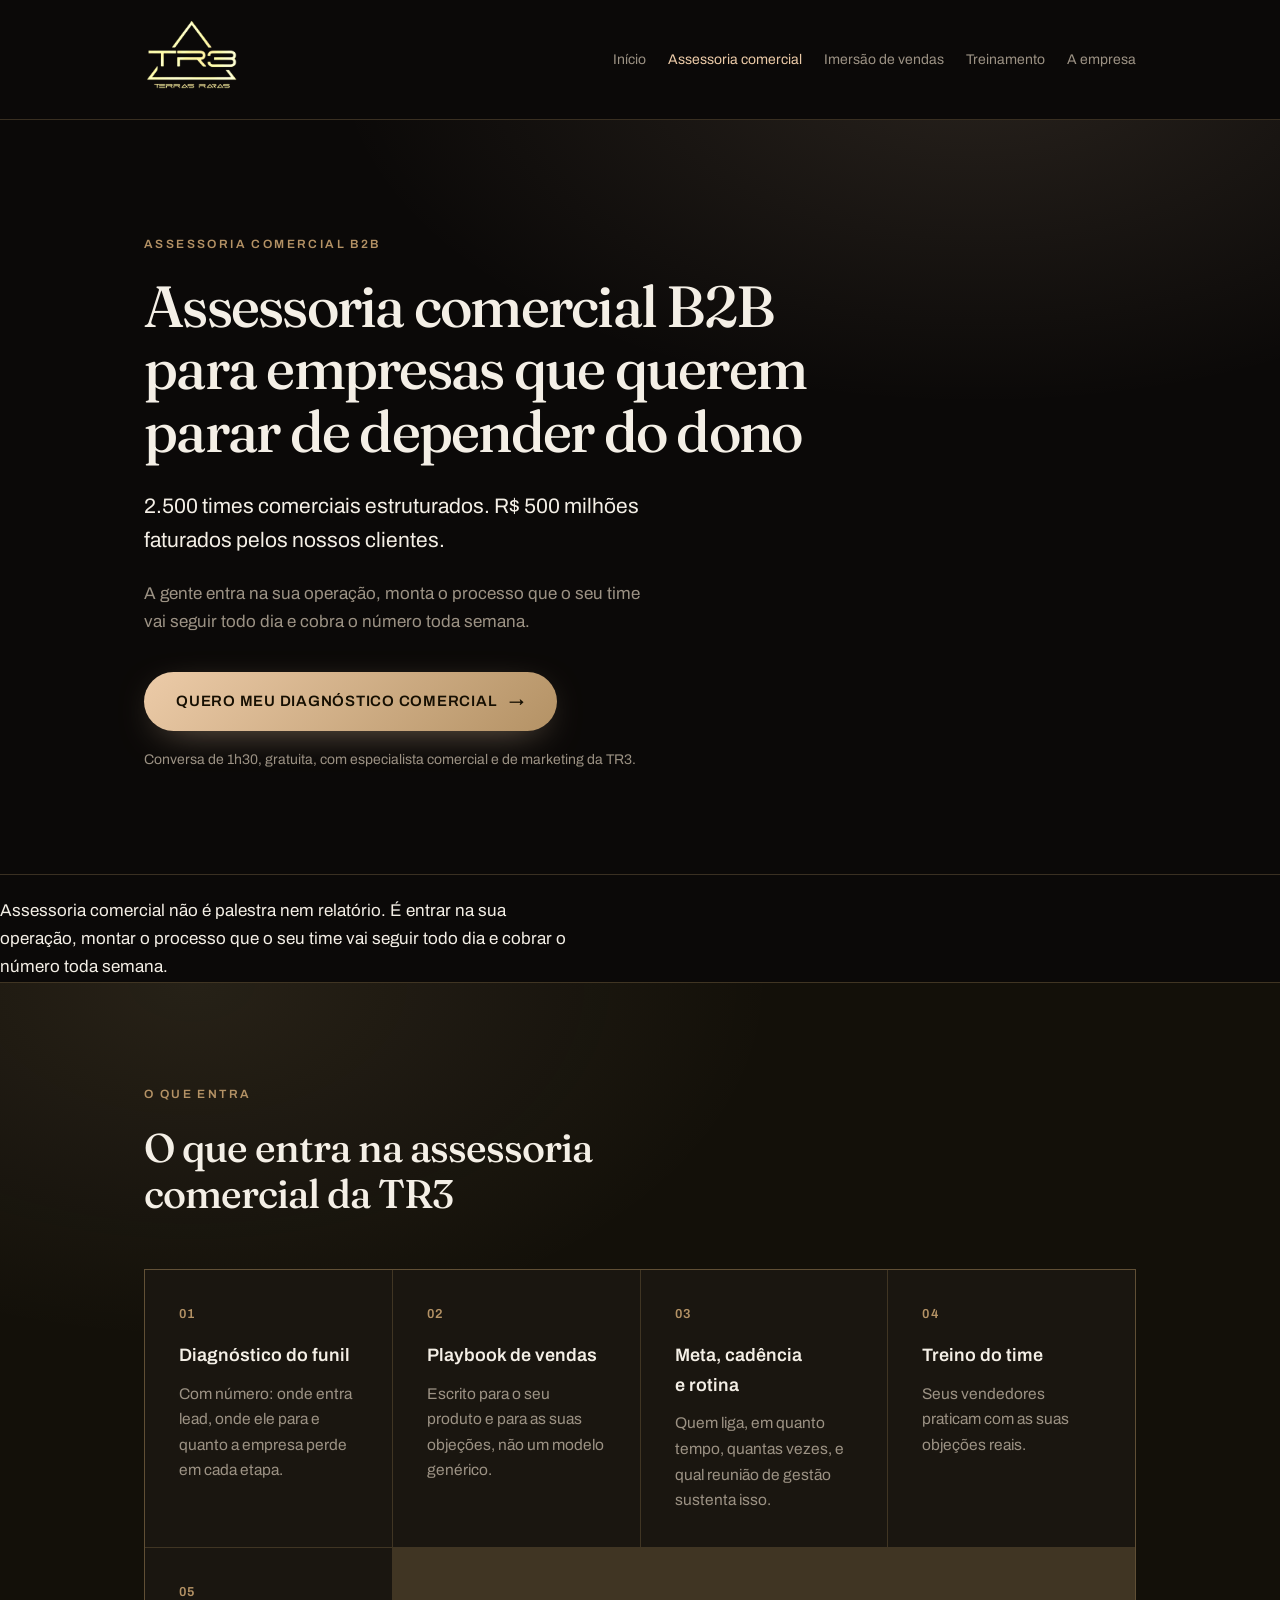
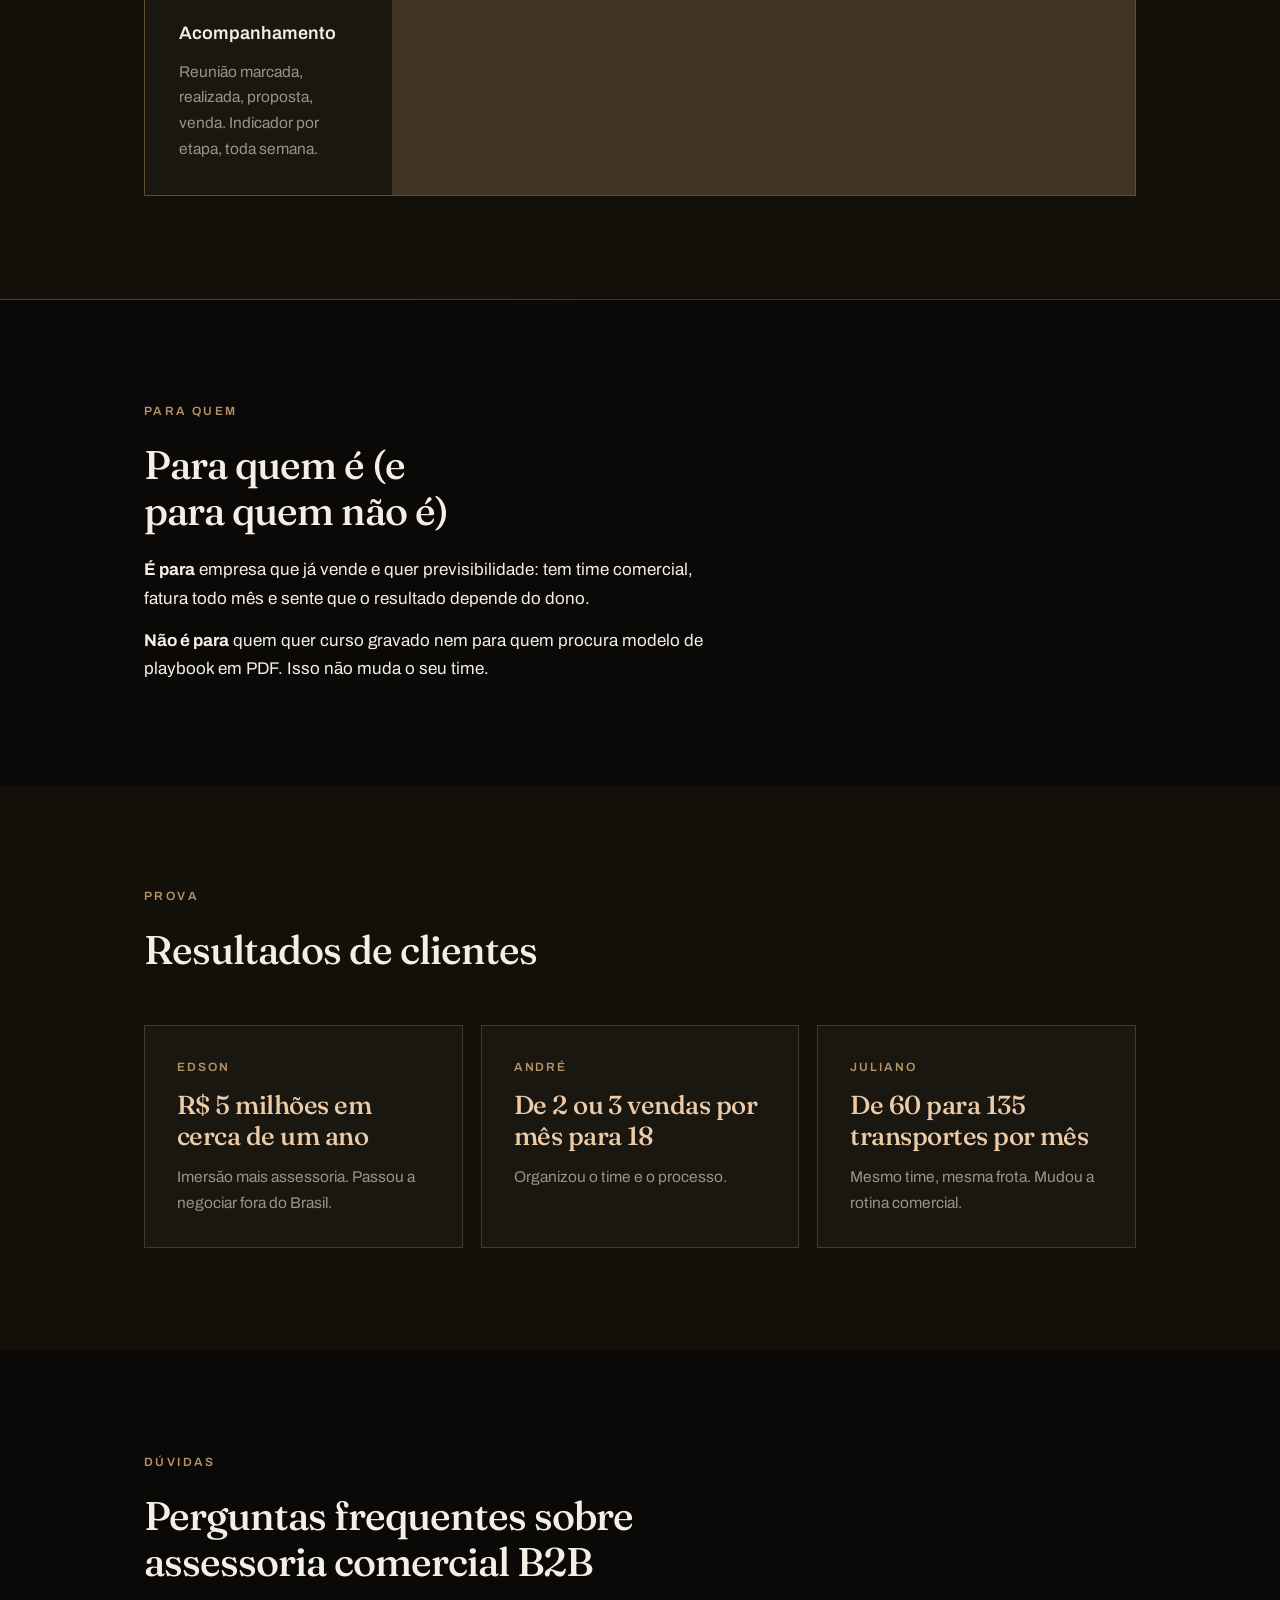
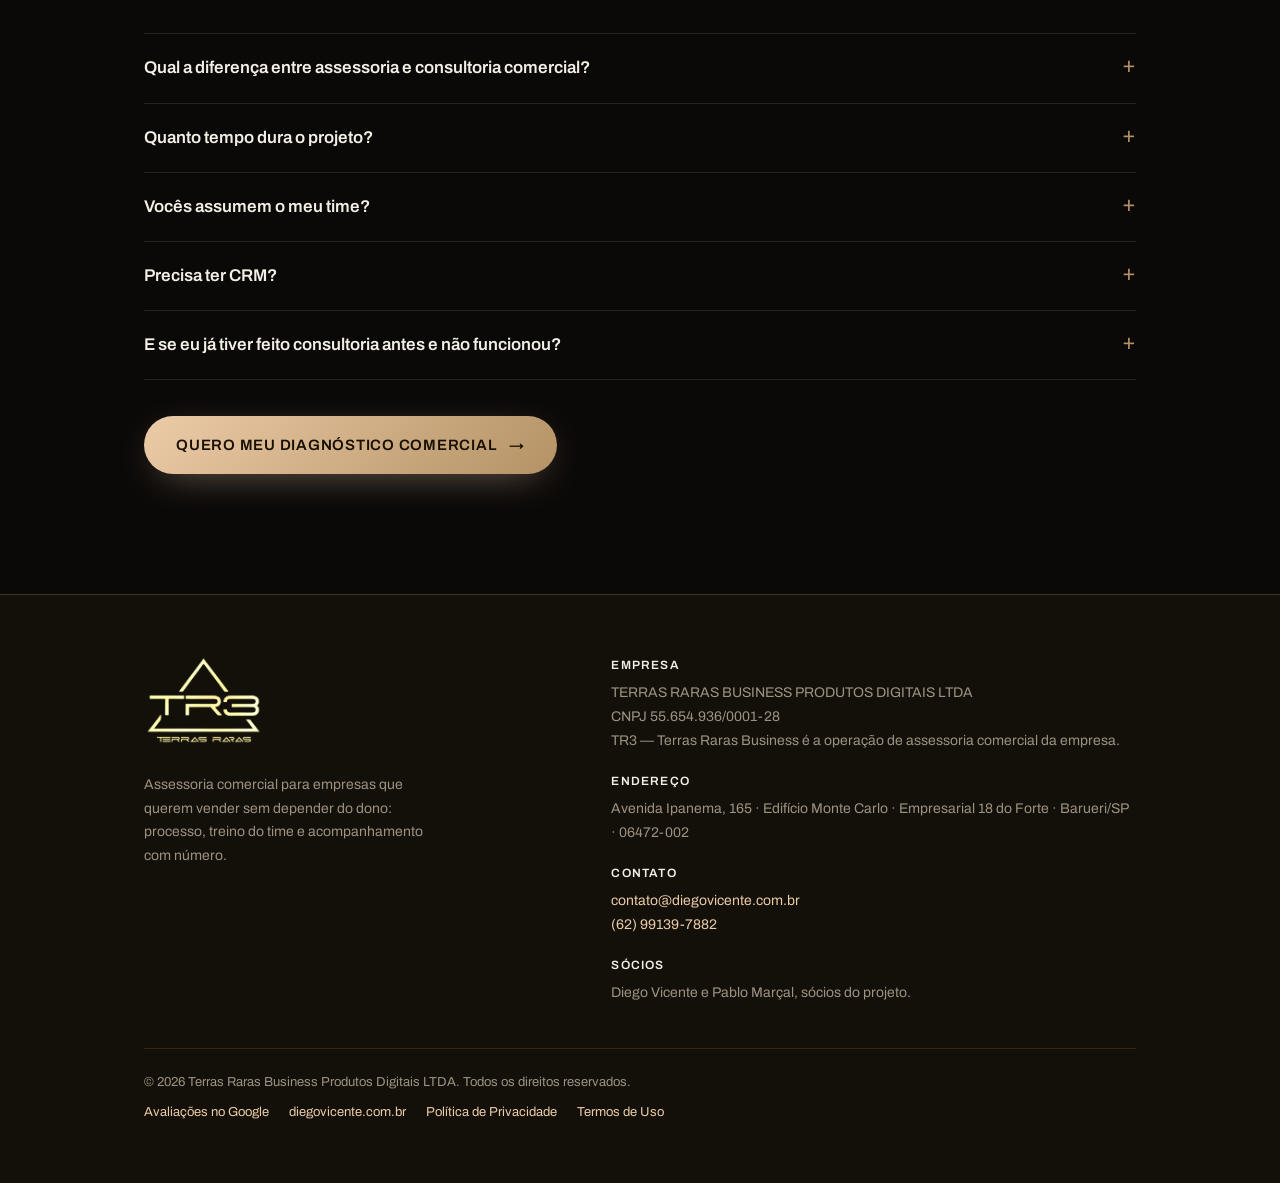
<file: assessoria-comercial-b2b/index.html>
<!doctype html>
<html lang="pt-BR">
<head>
<meta charset="utf-8">
<meta name="viewport" content="width=device-width, initial-scale=1, viewport-fit=cover">
<title>Assessoria Comercial B2B | TR3 — Diego Vicente</title>
<meta name="description" content="Assessoria comercial B2B: processo, playbook, treino do time e acompanhamento com número. 2.500 times estruturados. Comece pelo diagnóstico gratuito.">
<link rel="canonical" href="https://grupotr3.com.br/assessoria-comercial-b2b/">
<meta property="og:type" content="website">
<meta property="og:locale" content="pt_BR">
<meta property="og:site_name" content="TR3 — Terras Raras Business">
<meta property="og:title" content="Assessoria Comercial B2B | TR3 — Diego Vicente">
<meta property="og:description" content="Assessoria comercial B2B: processo, playbook, treino do time e acompanhamento com número. 2.500 times estruturados. Comece pelo diagnóstico gratuito.">
<meta property="og:url" content="https://grupotr3.com.br/assessoria-comercial-b2b/">
<link rel="preconnect" href="https://fonts.googleapis.com">
<link rel="preconnect" href="https://fonts.gstatic.com" crossorigin>
<link rel="stylesheet" href="https://fonts.googleapis.com/css2?family=Fraunces:ital,opsz,wght@0,9..144,400;0,9..144,500;0,9..144,600;1,9..144,500&family=Archivo:wght@400;500;600&display=swap">
<link rel="stylesheet" href="/assets/site.css">
<script type="application/ld+json">{
  "@context":"https://schema.org",
  "@type":["Organization","LocalBusiness"],
  "name":"TR3 — Terras Raras Business",
  "alternateName":["Terras Raras Business - TR3","TR3 Assessoria Comercial"],
  "legalName":"TERRAS RARAS BUSINESS PRODUTOS DIGITAIS LTDA",
  "taxID":"55.654.936/0001-28",
  "url":"https://grupotr3.com.br/",
  "telephone":"+55 62 99139-7882",
  "email":"contato@diegovicente.com.br",
  "address":{"@type":"PostalAddress","streetAddress":"Avenida Ipanema, 165 — Edifício Monte Carlo",
    "addressLocality":"Barueri","addressRegion":"SP","postalCode":"06472-002","addressCountry":"BR"},
  "sameAs":["https://diegovicente.com.br/","https://www.google.com/maps/place/?q=place_id:ChIJMy0aVngDz5QRdP8iKXaQ4cY"],
  "founder":{"@type":"Person","name":"Diego Vicente"},
  "description":"Assessoria comercial B2B: processo de vendas, treino de time comercial e acompanhamento com indicador. Realiza o MMV — Método Multiplicador de Vendas, imersão de vendas presencial em Alphaville, Barueri."
}</script>
<script type="application/ld+json">{"@context":"https://schema.org","@type":"FAQPage","mainEntity":[{"@type":"Question","name":"Qual a diferença entre assessoria e consultoria comercial?","acceptedAnswer":{"@type":"Answer","text":"Consultoria entrega diagnóstico e relatório e vai embora. Assessoria fica: a gente monta o processo, treina o seu time e volta toda semana cobrar o número. Quem procura consultoria comercial normalmente quer o segundo — só não chama assim."}},{"@type":"Question","name":"Quanto tempo dura o projeto?","acceptedAnswer":{"@type":"Answer","text":"Depende do tamanho do time e de quanto da operação precisa ser reescrita. O diagnóstico define isso antes de qualquer proposta."}},{"@type":"Question","name":"Vocês assumem o meu time?","acceptedAnswer":{"@type":"Answer","text":"Não substituímos o seu gestor. A gente monta o processo, treina quem já está lá e cobra indicador junto com você. Se faltar gente, o modelo de recrutamento também entra no projeto."}},{"@type":"Question","name":"Precisa ter CRM?","acceptedAnswer":{"@type":"Answer","text":"Ajuda, mas não é pré-requisito. Parte do trabalho é justamente fazer o time usar o que a empresa já paga — CRM que ninguém preenche é o caso mais comum que a gente encontra."}},{"@type":"Question","name":"E se eu já tiver feito consultoria antes e não funcionou?","acceptedAnswer":{"@type":"Answer","text":"Na maioria das vezes o que faltou foi acompanhamento. Processo escrito que ninguém cobra vira PDF na gaveta. É por isso que a nossa entrega não termina na entrega."}}]}</script>
</head>
<body>
<header class="topbar">
  <div class="wrap">
    <a href="/" aria-label="TR3 — Terras Raras Business, página inicial"><span class="marca"><img class="marca-img" src="/assets/logo-tr3.png" alt="TR3 — Terras Raras" width="512" height="400"></span></a>
    <nav class="nav"><a href="/">Início</a><a href="/assessoria-comercial-b2b/" aria-current="page">Assessoria comercial</a><a href="/imersao-de-vendas-sao-paulo/">Imersão de vendas</a><a href="/treinamento-de-vendas-para-equipe/">Treinamento</a><a href="/a-empresa/">A empresa</a></nav>
  </div>
</header>
<main><div class="hero">
  <div class="wrap">
    <p class="eyebrow">Assessoria comercial B2B</p>
    <h1>Assessoria comercial B2B para empresas que querem parar de depender do dono</h1>
    <p class="hero-sub">2.500 times comerciais estruturados. R$ 500 milhões faturados pelos nossos clientes.</p>
    <p class="hero-body">A gente entra na sua operação, monta o processo que o seu time vai seguir todo dia e cobra o número toda semana.</p>
    <p class="hero-actions"><a class="cta" href="https://diegovicente.com.br/?utm_source=grupotr3&utm_medium=organico&utm_campaign=institucional&utm_content=assessoria-topo#agendar">Quero meu diagnóstico comercial <span class="arrow">&rarr;</span></a></p>
    <p class="cta-note">Conversa de 1h30, gratuita, com especialista comercial e de marketing da TR3.</p>
  </div>
</div><div class="lead">
  <p>Assessoria comercial não é palestra nem relatório. É entrar na sua operação, montar o processo que
  o seu time vai seguir todo dia e cobrar o número toda semana.</p>
</div><section class="band-2">
  <div class="wrap">
    <p class="eyebrow">O que entra</p>
    <h2>O que entra na assessoria comercial da TR3</h2>
    
    <ol class="steps">
      <li><h3>Diagnóstico do funil</h3><p>Com número: onde entra lead, onde ele para e quanto a empresa
        perde em cada etapa.</p></li>
      <li><h3>Playbook de vendas</h3><p>Escrito para o seu produto e para as suas objeções, não um modelo
        genérico.</p></li>
      <li><h3>Meta, cadência e rotina</h3><p>Quem liga, em quanto tempo, quantas vezes, e qual reunião de
        gestão sustenta isso.</p></li>
      <li><h3>Treino do time</h3><p>Seus vendedores praticam com as suas objeções reais.</p></li>
      <li><h3>Acompanhamento</h3><p>Reunião marcada, realizada, proposta, venda. Indicador por etapa,
        toda semana.</p></li>
    </ol>
  </div>
</section><section class="">
  <div class="wrap">
    <p class="eyebrow">Para quem</p>
    <h2>Para quem é (e para quem não é)</h2>
    
    <div class="lead">
      <p><strong>É para</strong> empresa que já vende e quer previsibilidade: tem time comercial, fatura
      todo mês e sente que o resultado depende do dono.</p>
      <p><strong>Não é para</strong> quem quer curso gravado nem para quem procura modelo de playbook em
      PDF. Isso não muda o seu time.</p>
    </div>
  </div>
</section><section class="band">
  <div class="wrap">
    <p class="eyebrow">Prova</p>
    <h2>Resultados de clientes</h2>
    
    <div class="cases">
      <div class="case"><p class="who">Edson</p><p class="num">R$ 5 milhões em cerca de um ano</p>
        <p>Imersão mais assessoria. Passou a negociar fora do Brasil.</p></div>
      <div class="case"><p class="who">André</p><p class="num">De 2 ou 3 vendas por mês para 18</p>
        <p>Organizou o time e o processo.</p></div>
      <div class="case"><p class="who">Juliano</p><p class="num">De 60 para 135 transportes por mês</p>
        <p>Mesmo time, mesma frota. Mudou a rotina comercial.</p></div>
    </div>
  </div>
</section><section class="">
  <div class="wrap">
    <p class="eyebrow">Dúvidas</p>
    <h2>Perguntas frequentes sobre assessoria comercial B2B</h2>
    <div class="faq"><details><summary>Qual a diferença entre assessoria e consultoria comercial?</summary><p>Consultoria entrega diagnóstico e relatório e vai embora. Assessoria fica: a gente monta o processo, treina o seu time e volta toda semana cobrar o número. Quem procura consultoria comercial normalmente quer o segundo — só não chama assim.</p></details><details><summary>Quanto tempo dura o projeto?</summary><p>Depende do tamanho do time e de quanto da operação precisa ser reescrita. O diagnóstico define isso antes de qualquer proposta.</p></details><details><summary>Vocês assumem o meu time?</summary><p>Não substituímos o seu gestor. A gente monta o processo, treina quem já está lá e cobra indicador junto com você. Se faltar gente, o modelo de recrutamento também entra no projeto.</p></details><details><summary>Precisa ter CRM?</summary><p>Ajuda, mas não é pré-requisito. Parte do trabalho é justamente fazer o time usar o que a empresa já paga — CRM que ninguém preenche é o caso mais comum que a gente encontra.</p></details><details><summary>E se eu já tiver feito consultoria antes e não funcionou?</summary><p>Na maioria das vezes o que faltou foi acompanhamento. Processo escrito que ninguém cobra vira PDF na gaveta. É por isso que a nossa entrega não termina na entrega.</p></details></div><p style="margin-top:36px"><a class="cta" href="https://diegovicente.com.br/?utm_source=grupotr3&utm_medium=organico&utm_campaign=institucional&utm_content=assessoria-final#agendar">Quero meu diagnóstico comercial <span class="arrow">&rarr;</span></a></p>
  </div>
</section></main>
<footer>
  <div class="wrap">
    <div class="foot-grid">
      <div>
        <span class="marca marca-foot"><img class="marca-img" src="/assets/logo-tr3.png" alt="TR3 — Terras Raras" width="512" height="400"></span>
        <p class="foot-tag">Assessoria comercial para empresas que querem vender sem depender do dono:
        processo, treino do time e acompanhamento com número.</p>
      </div>
      <div>
        <p class="foot-block">
          <strong>Empresa</strong>
          TERRAS RARAS BUSINESS PRODUTOS DIGITAIS LTDA<br>
          CNPJ 55.654.936/0001-28<br>
          TR3 — Terras Raras Business é a operação de assessoria comercial da empresa.
        </p>
        <p class="foot-block">
          <strong>Endereço</strong>
          Avenida Ipanema, 165 &middot; Edifício Monte Carlo &middot; Empresarial 18 do Forte &middot; Barueri/SP &middot; 06472-002
        </p>
        <p class="foot-block">
          <strong>Contato</strong>
          <a href="mailto:contato@diegovicente.com.br">contato@diegovicente.com.br</a><br>
          <a href="tel:+5562991397882">(62) 99139-7882</a>
        </p>
        <p class="foot-block">
          <strong>Sócios</strong>
          Diego Vicente e Pablo Marçal, sócios do projeto.
          <!-- FOTO DOS SOCIOS: entra aqui quando o Diego enviar o arquivo -->
        </p>
      </div>
    </div>
    <div class="foot-legal">
      <span>&copy; 2026 Terras Raras Business Produtos Digitais LTDA. Todos os direitos reservados.</span>
      <span class="foot-links">
        <a href="https://www.google.com/maps/place/?q=place_id:ChIJMy0aVngDz5QRdP8iKXaQ4cY">Avaliações no Google</a>
        <a href="https://diegovicente.com.br/">diegovicente.com.br</a>
        <a href="https://diegovicente.com.br/politica-de-privacidade/">Política de Privacidade</a>
        <a href="https://diegovicente.com.br/termos-de-uso/">Termos de Uso</a>
      </span>
    </div>
  </div>
</footer>
</body>
</html>
</file>
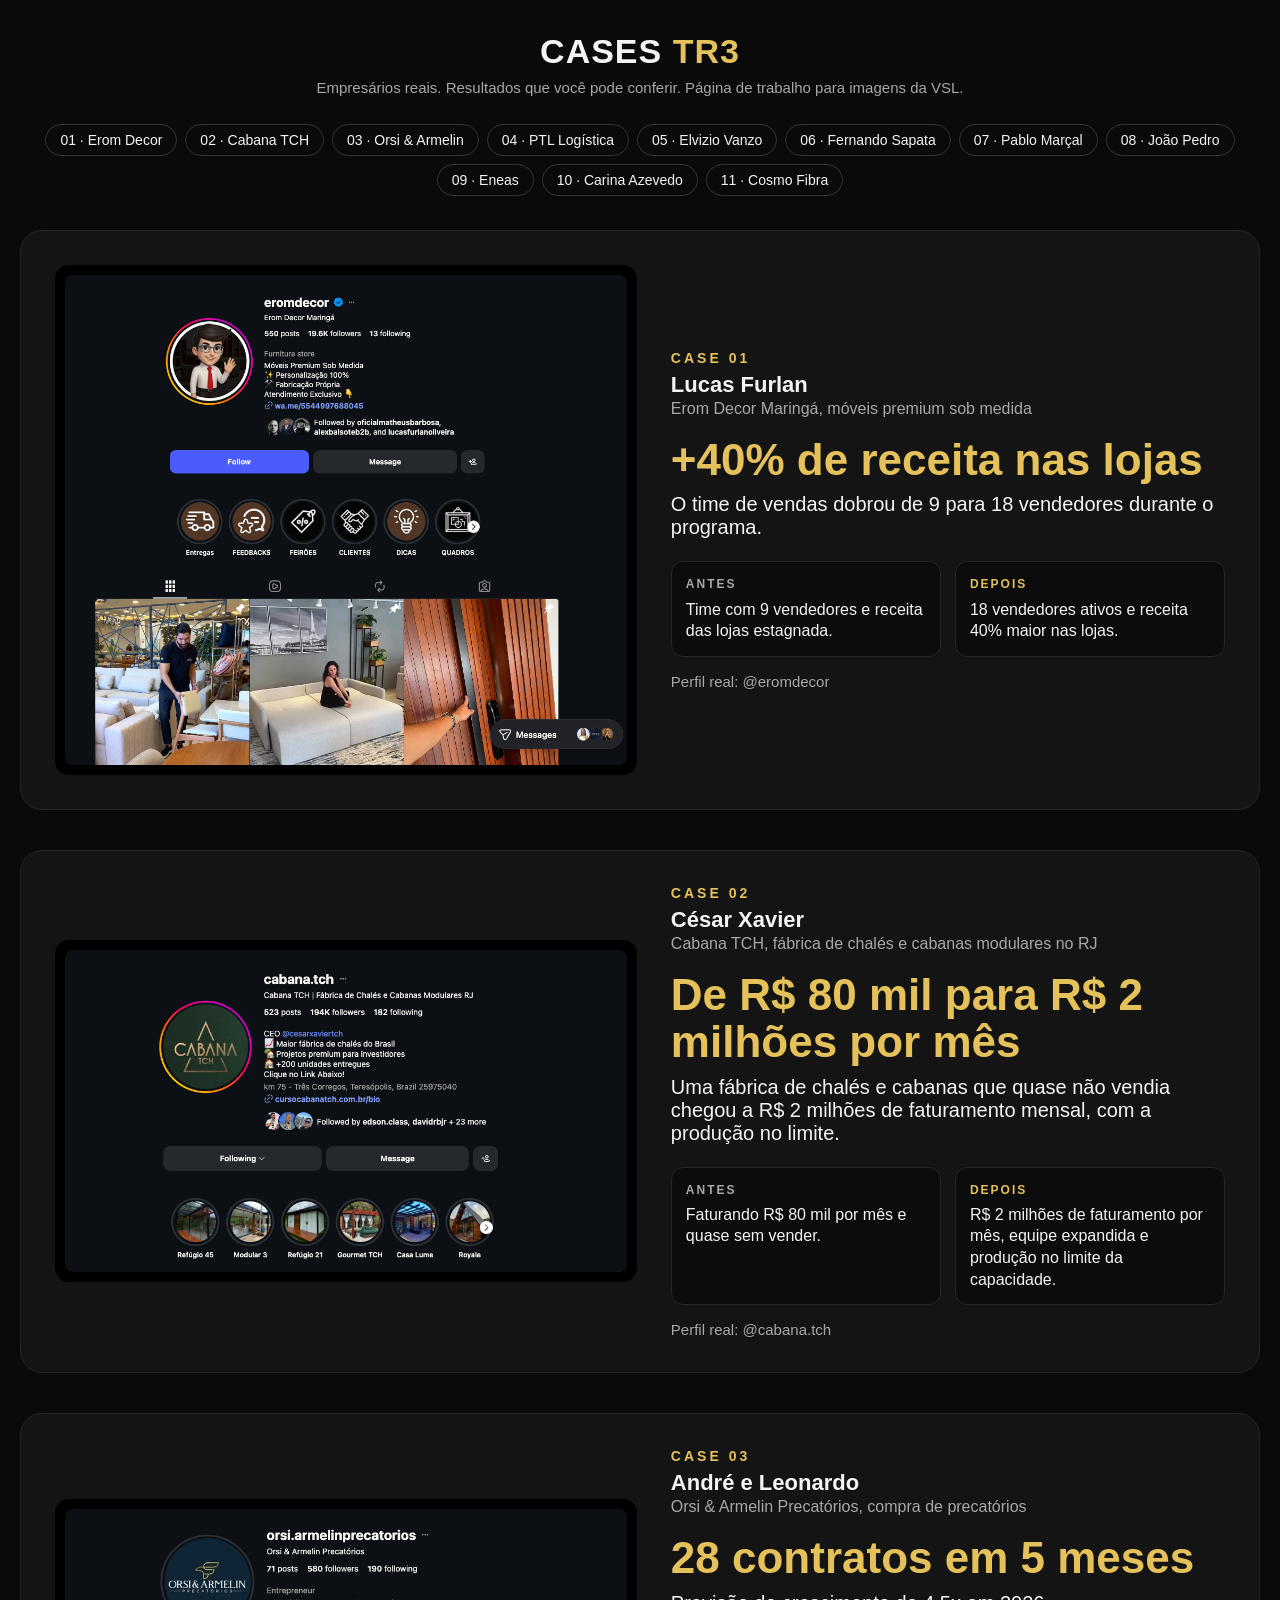
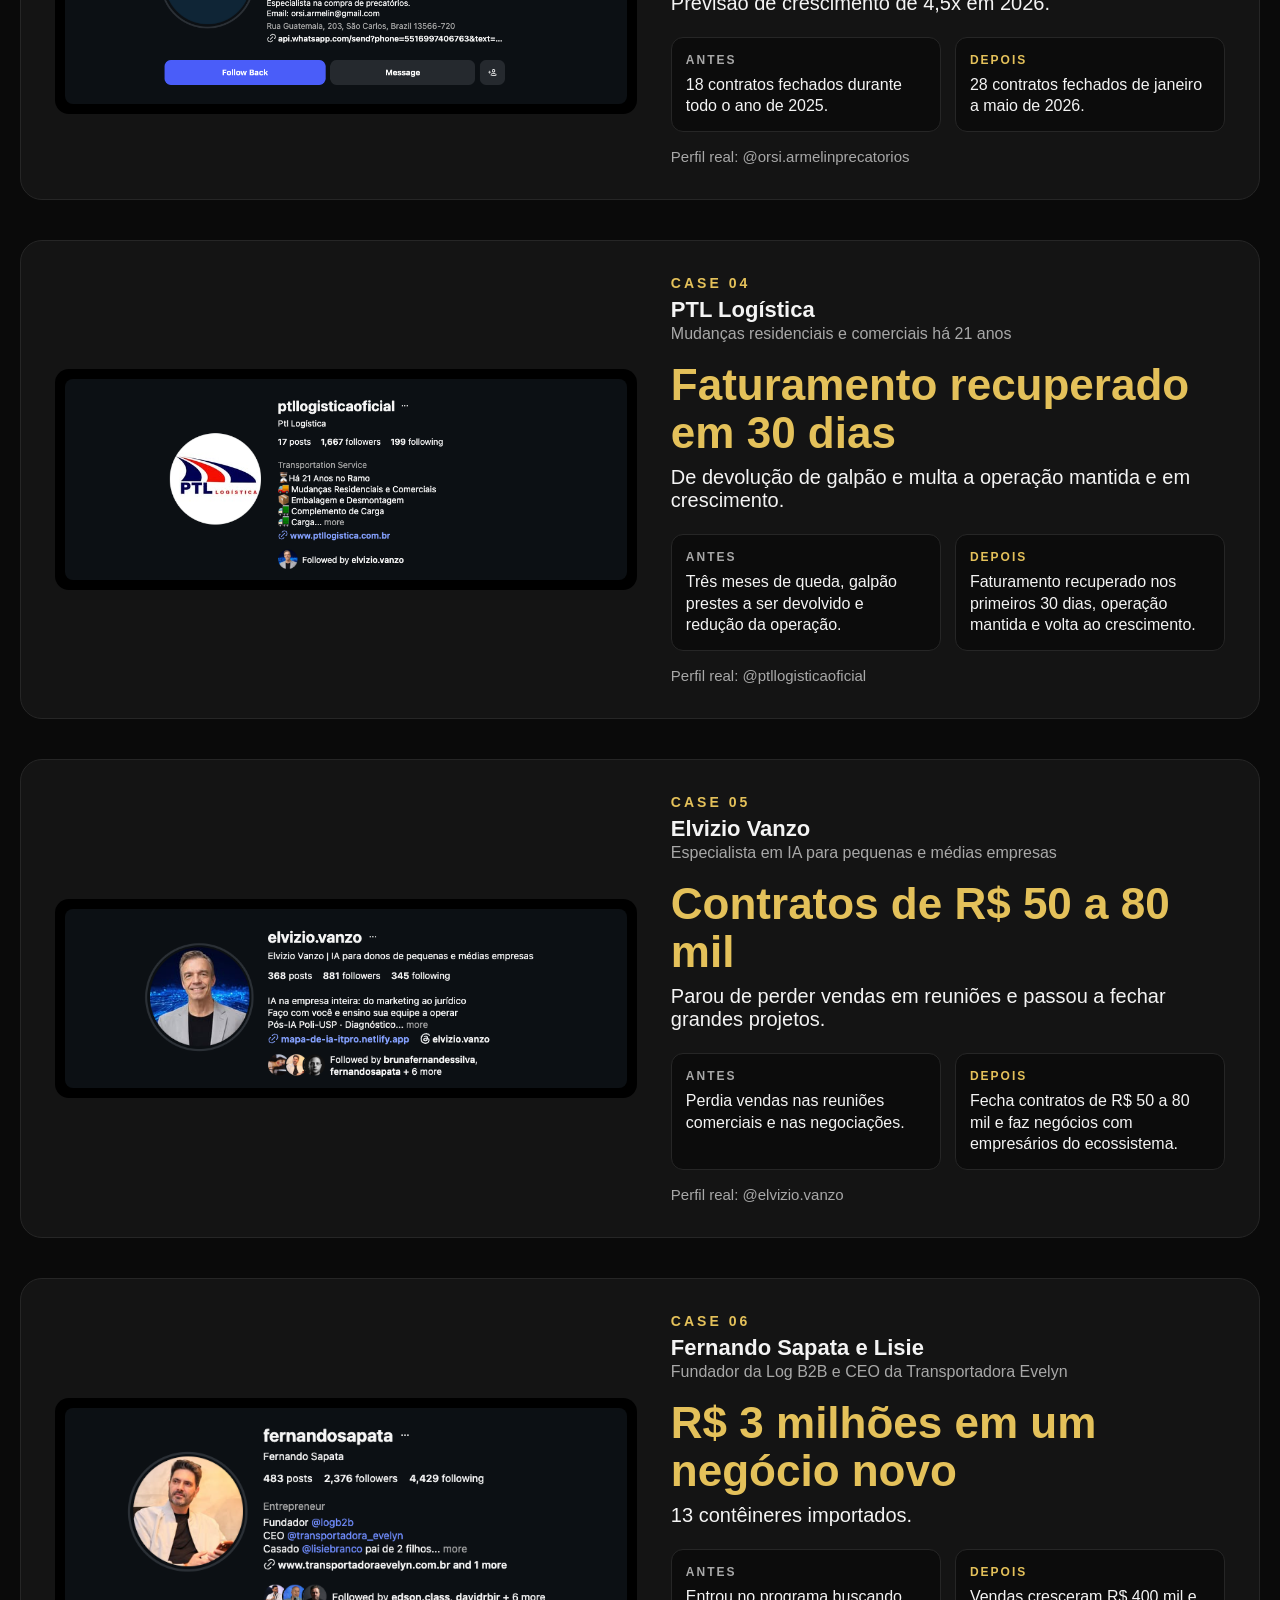
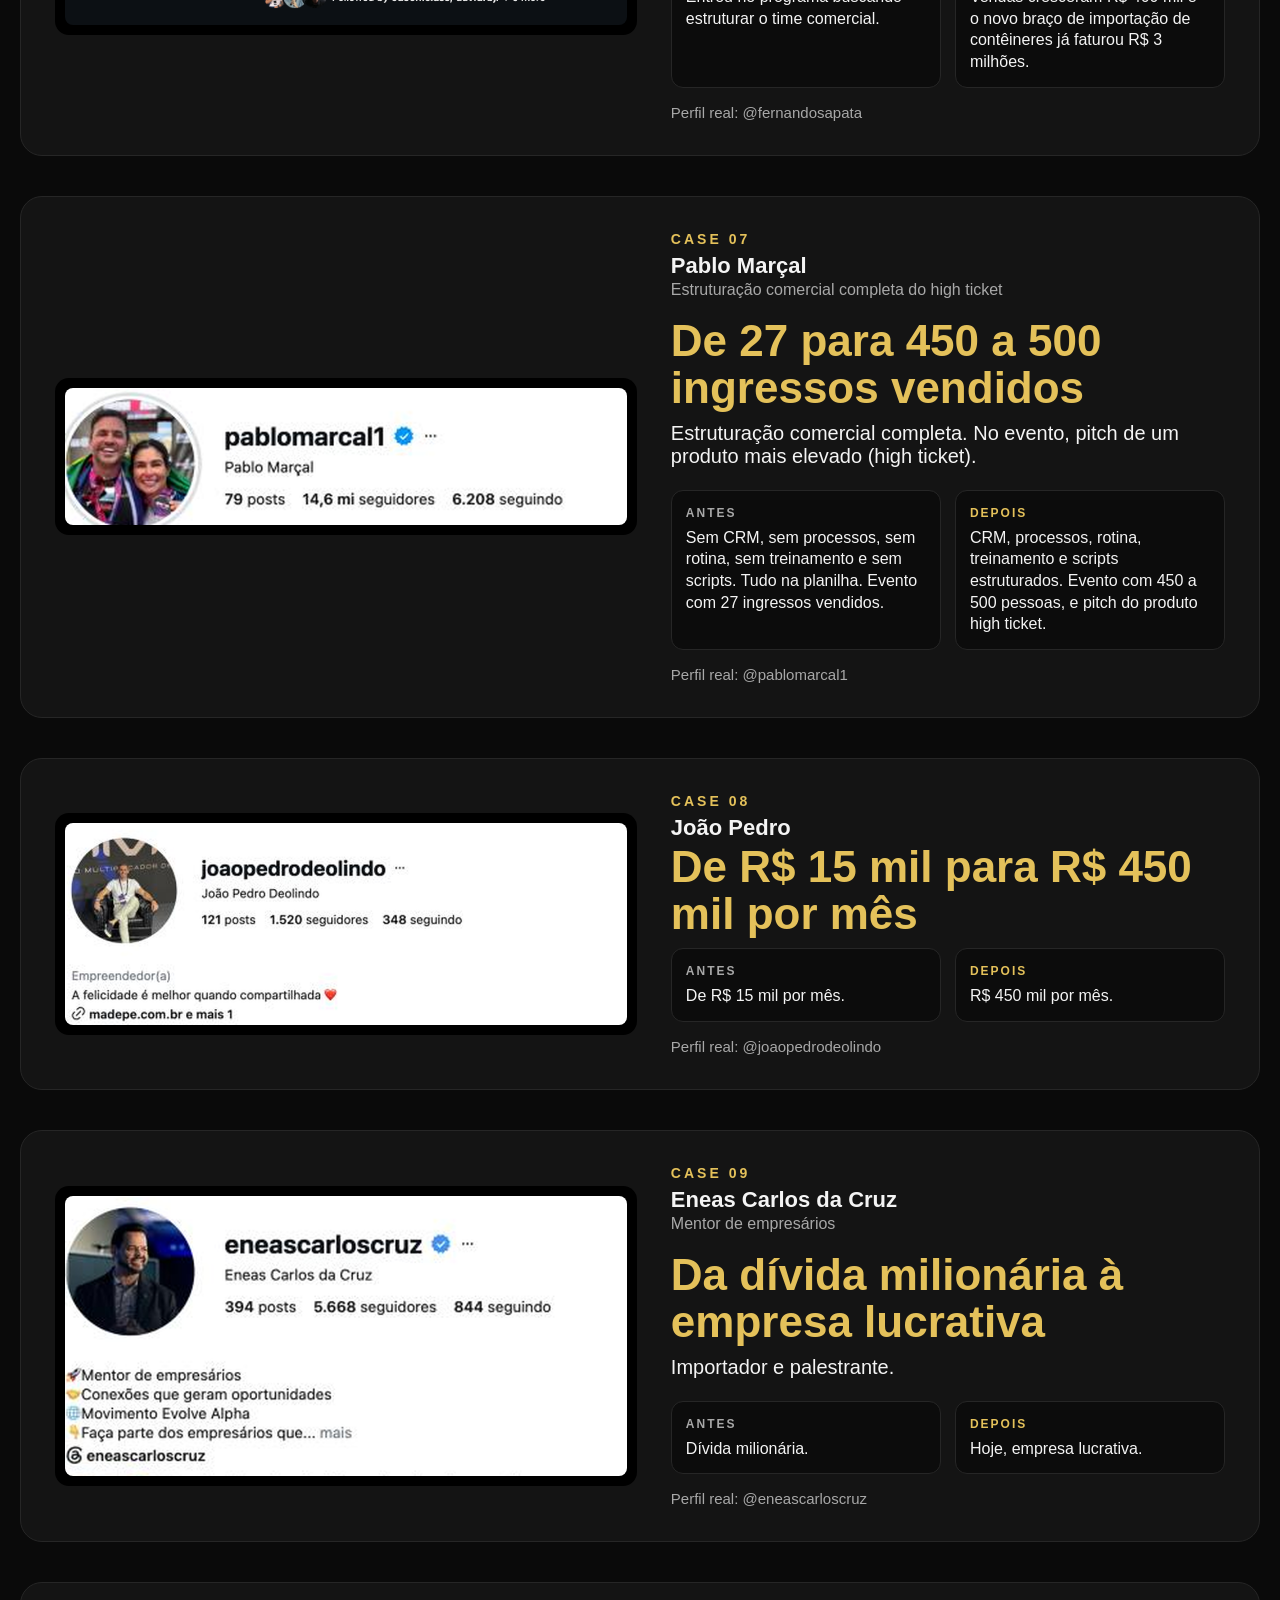
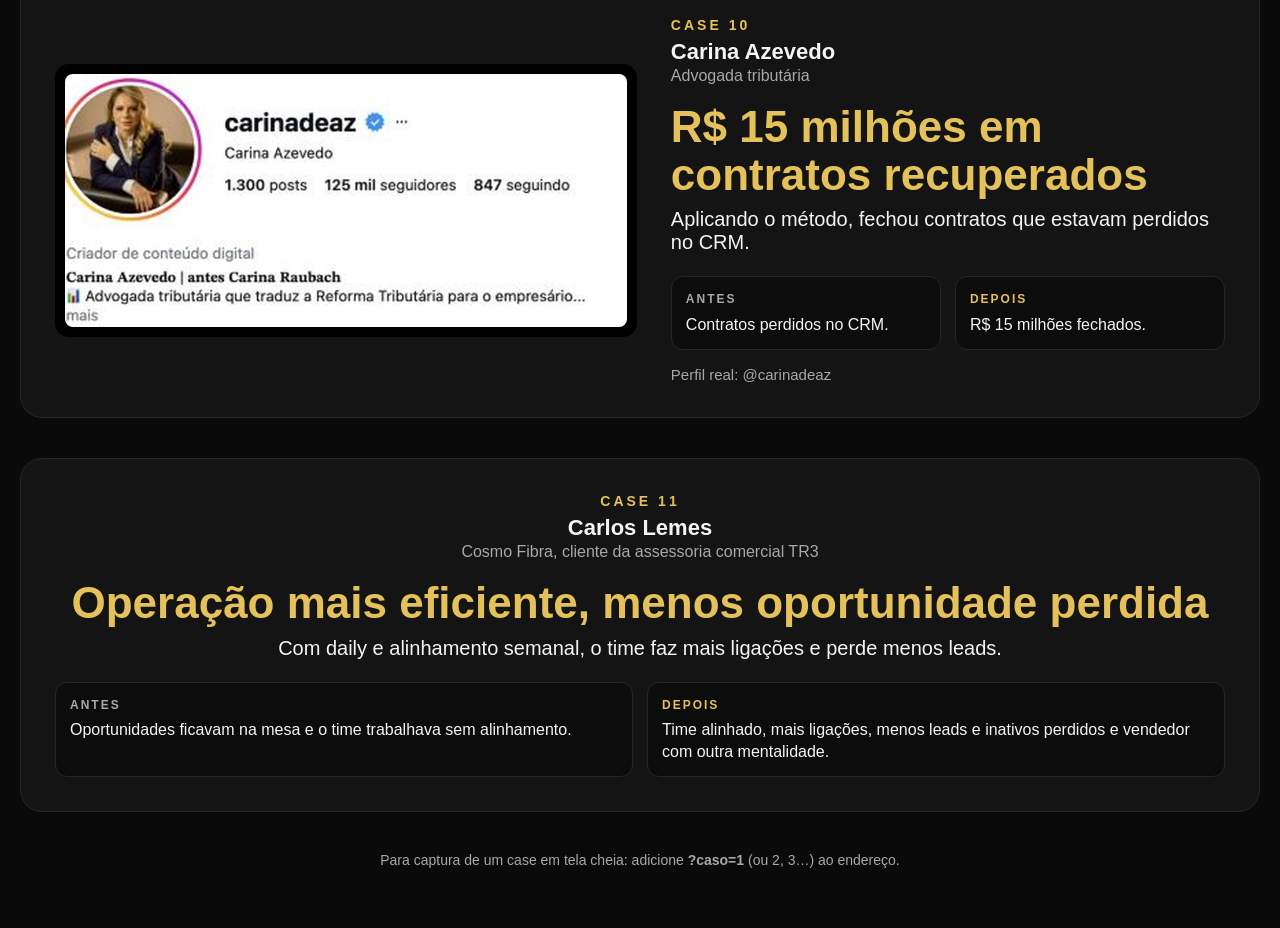
<file: cases/index.html>
<!doctype html>
<html lang="pt-BR">
<head>
<meta charset="utf-8">
<meta name="viewport" content="width=device-width, initial-scale=1">
<meta name="robots" content="noindex">
<title>Cases TR3 | Provas sociais</title>
<style>
:root{--ouro:#E4C15A;--bg:#0a0a0a;--card:#141414;--txt:#f4f4f4;--mut:#a8a8a8}
*{box-sizing:border-box;margin:0}
body{background:var(--bg);color:var(--txt);font-family:"Avenir Next","Helvetica Neue",Arial,sans-serif;padding:32px 20px 60px}
h1{font-size:34px;text-align:center;letter-spacing:1px} h1 span{color:var(--ouro)}
.top{text-align:center;color:var(--mut);margin:8px 0 28px;font-size:15px}
.nav{display:flex;flex-wrap:wrap;gap:8px;justify-content:center;margin-bottom:34px}
.nav a{color:var(--txt);border:1px solid #333;border-radius:20px;padding:7px 14px;text-decoration:none;font-size:14px}
.nav a:hover{border-color:var(--ouro);color:var(--ouro)}
.case.semimg{grid-template-columns:1fr;text-align:center}.case.semimg .ad{text-align:left}
.case{max-width:1280px;margin:0 auto 40px;background:var(--card);border:1px solid #262626;border-radius:22px;padding:34px;display:grid;grid-template-columns:1.05fr 1fr;gap:34px;align-items:center}
.case .img{background:#000;border-radius:14px;padding:10px;display:flex;align-items:center;justify-content:center}
.case .img img{max-width:100%;max-height:520px;border-radius:8px;display:block}
.sel{color:var(--ouro);font-weight:800;letter-spacing:3px;font-size:14px}
.who{font-size:22px;font-weight:700;margin:6px 0 2px} .desc{color:var(--mut);font-size:16px;margin-bottom:18px}
.tit{font-size:44px;line-height:1.08;font-weight:800;color:var(--ouro);margin-bottom:10px}
.sub{font-size:20px;margin-bottom:22px}
.ad{display:grid;grid-template-columns:1fr 1fr;gap:14px}
.ad div{background:#0c0c0c;border:1px solid #262626;border-radius:12px;padding:14px;font-size:16px;line-height:1.35}
.ad b{display:block;font-size:12px;letter-spacing:2px;margin-bottom:6px;color:var(--mut)} .ad .d b{color:var(--ouro)}
.arroba{margin-top:16px;color:var(--mut);font-size:15px}
.rodape{text-align:center;color:var(--mut);margin-top:30px;font-size:14px}
/* modo captura: ?caso=N mostra só 1 case em tela cheia (1920x1080) */
body.solo{padding:0;display:flex;align-items:center;justify-content:center;min-height:100vh}
body.solo .case{margin:0;width:100vw;max-width:none;min-height:100vh;border:0;border-radius:0;padding:5vh 5vw}
body.solo h1,body.solo .top,body.solo .nav,body.solo .rodape{display:none}
body.solo .tit{font-size:clamp(40px,4.6vw,86px)} body.solo .sub{font-size:clamp(20px,1.9vw,34px)} body.solo .who{font-size:clamp(22px,2vw,36px)}
body.solo .ad div{font-size:clamp(16px,1.35vw,26px)} body.solo .case .img img{max-height:72vh}
@media(max-width:860px){.case{grid-template-columns:1fr;padding:20px}.tit{font-size:32px}}
</style>
</head>
<body>
<h1>CASES <span>TR3</span></h1>
<p class="top">Empresários reais. Resultados que você pode conferir. Página de trabalho para imagens da VSL.</p>
<div class="nav" id="nav"></div>
<div id="lista"></div>
<p class="rodape">Para captura de um case em tela cheia: adicione <b>?caso=1</b> (ou 2, 3…) ao endereço.</p>
<script>
fetch('cases.json').then(r=>r.json()).then(cs=>{
  const q=new URLSearchParams(location.search).get('caso');
  const esc=s=>String(s).replace(/[&<>"]/g,c=>({'&':'&amp;','<':'&lt;','>':'&gt;','"':'&quot;'}[c]));
  const lista=document.getElementById('lista'),nav=document.getElementById('nav');
  cs.forEach(c=>{
    nav.insertAdjacentHTML('beforeend',`<a href="?caso=${c.n}">${String(c.n).padStart(2,'0')} · ${esc(c.empresa)}</a>`);
    lista.insertAdjacentHTML('beforeend',`<section class="case${c.img?"":" semimg"}" id="c${c.n}" data-n="${c.n}">
      ${c.img?`<div class="img"><img src="${esc(c.img)}" alt="Print do perfil ${esc(c.arroba)} no Instagram"></div>`:""}
      <div><div class="sel">CASE ${String(c.n).padStart(2,'0')}</div>
      <div class="who">${esc(c.pessoa)}</div>${c.desc?`<div class="desc">${esc(c.desc)}</div>`:""}
      <div class="tit">${esc(c.titulo)}</div>${c.sub?`<div class="sub">${esc(c.sub)}</div>`:""}
      ${c.antes&&c.depois?`<div class="ad"><div><b>ANTES</b>${esc(c.antes)}</div><div class="d"><b>DEPOIS</b>${esc(c.depois)}</div></div>`:""}
      ${c.arroba?`<div class="arroba">Perfil real: ${esc(c.arroba)}</div>`:""}</div></section>`);
  });
  if(q){document.body.classList.add('solo');[...lista.children].forEach(s=>{if(s.dataset.n!==q)s.remove()});}
});
</script>
</body>
</html>
</file>
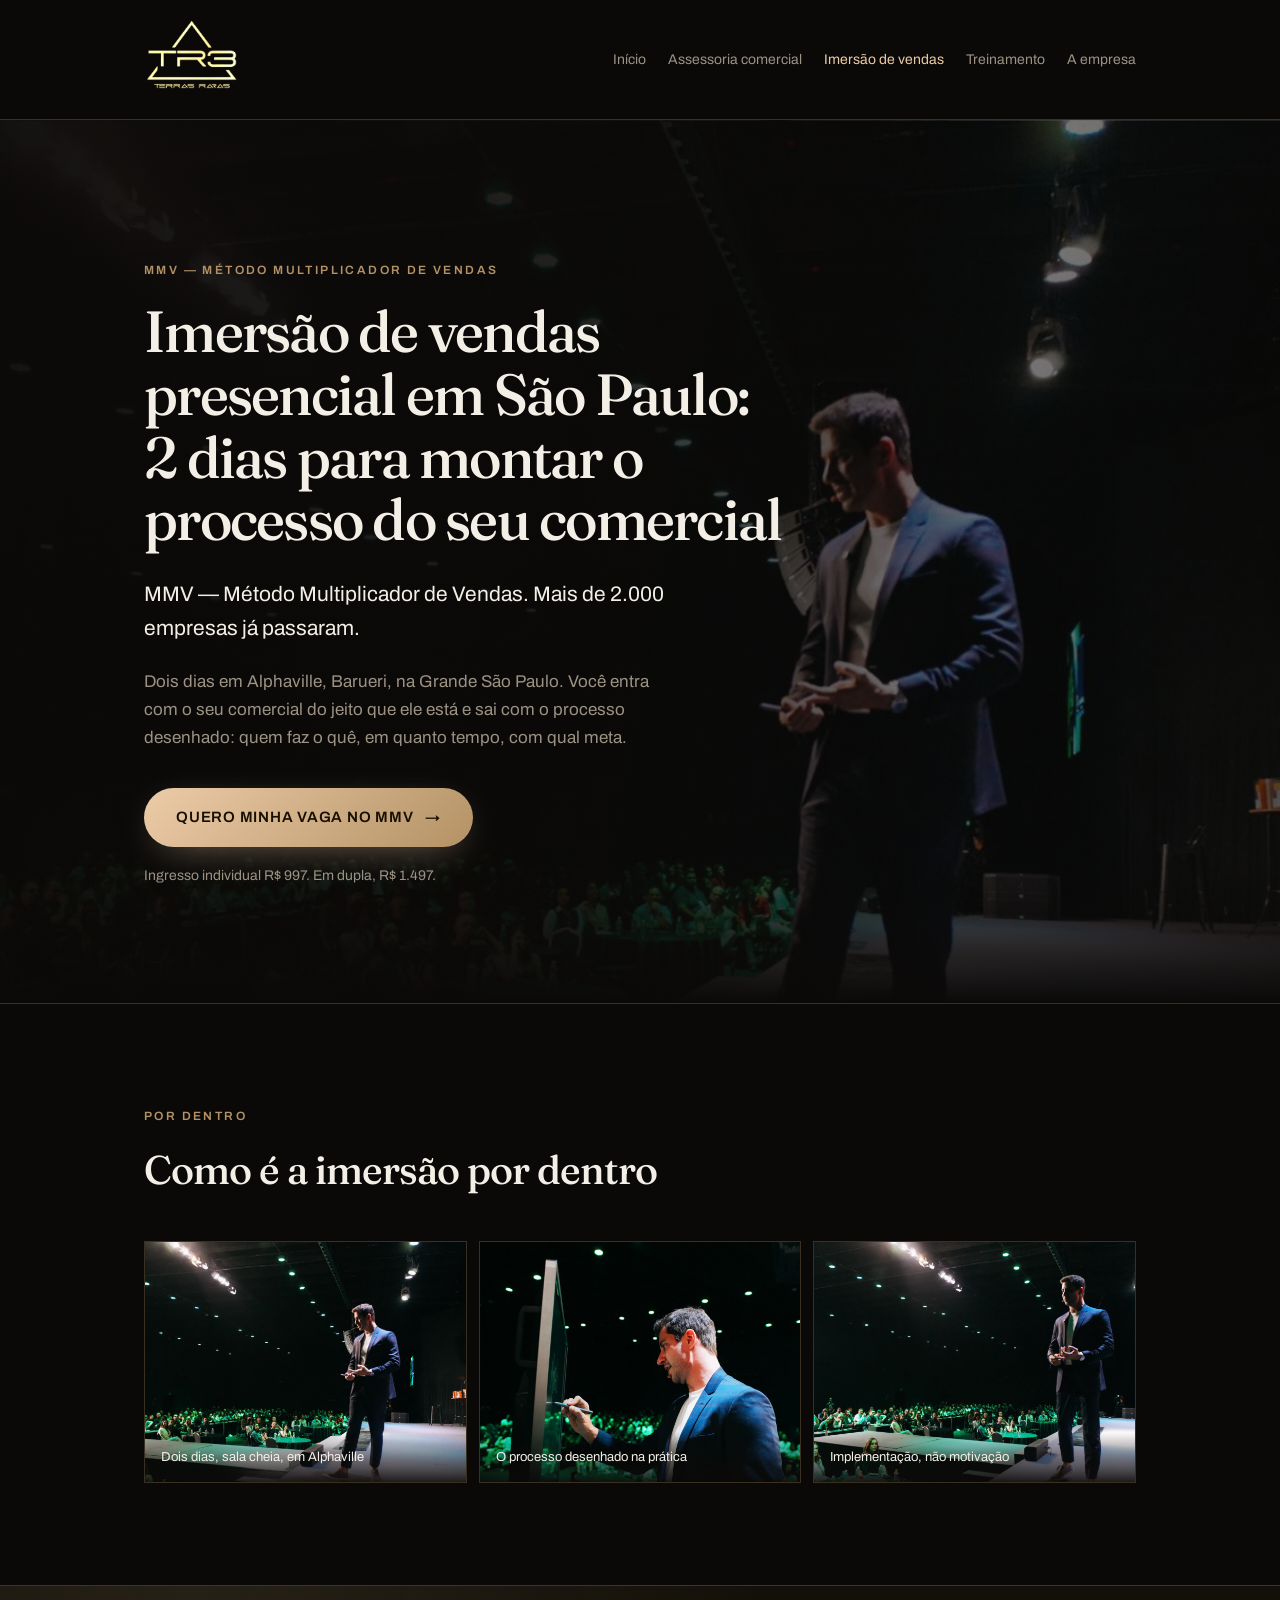
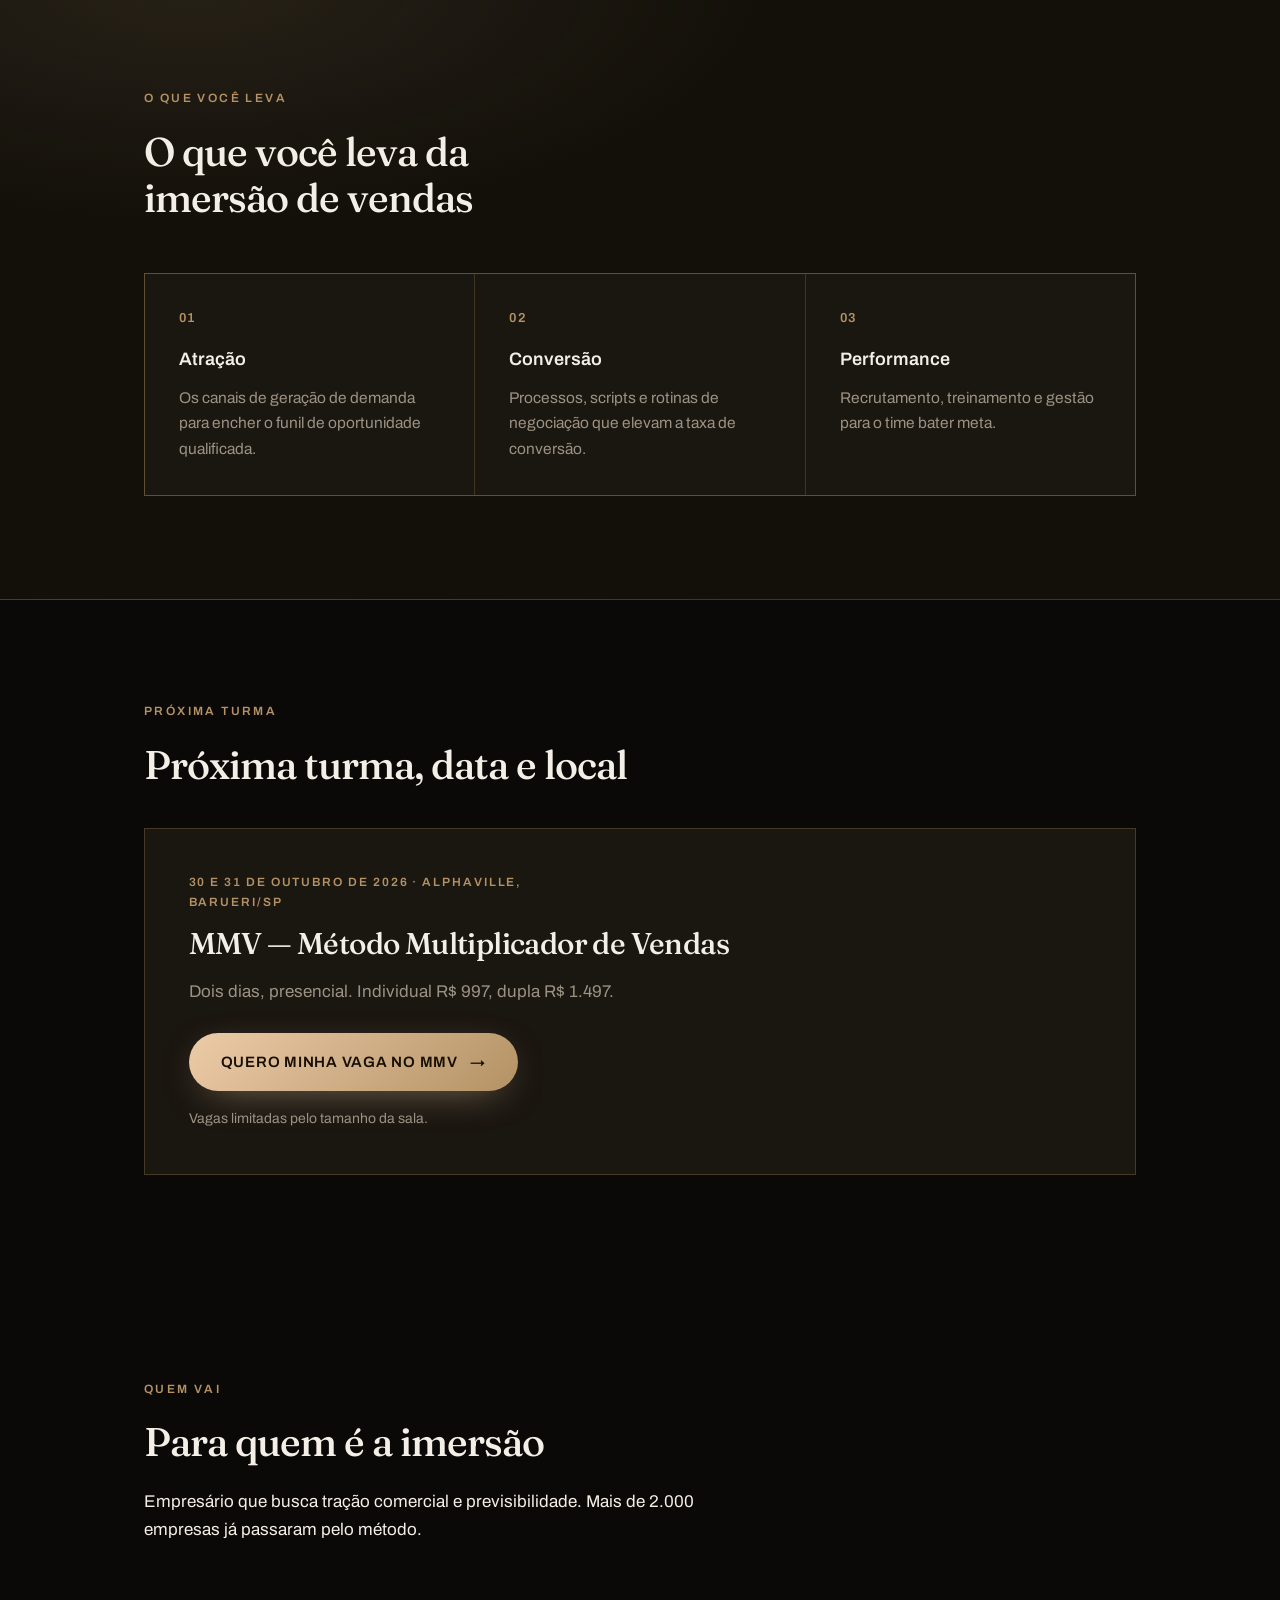
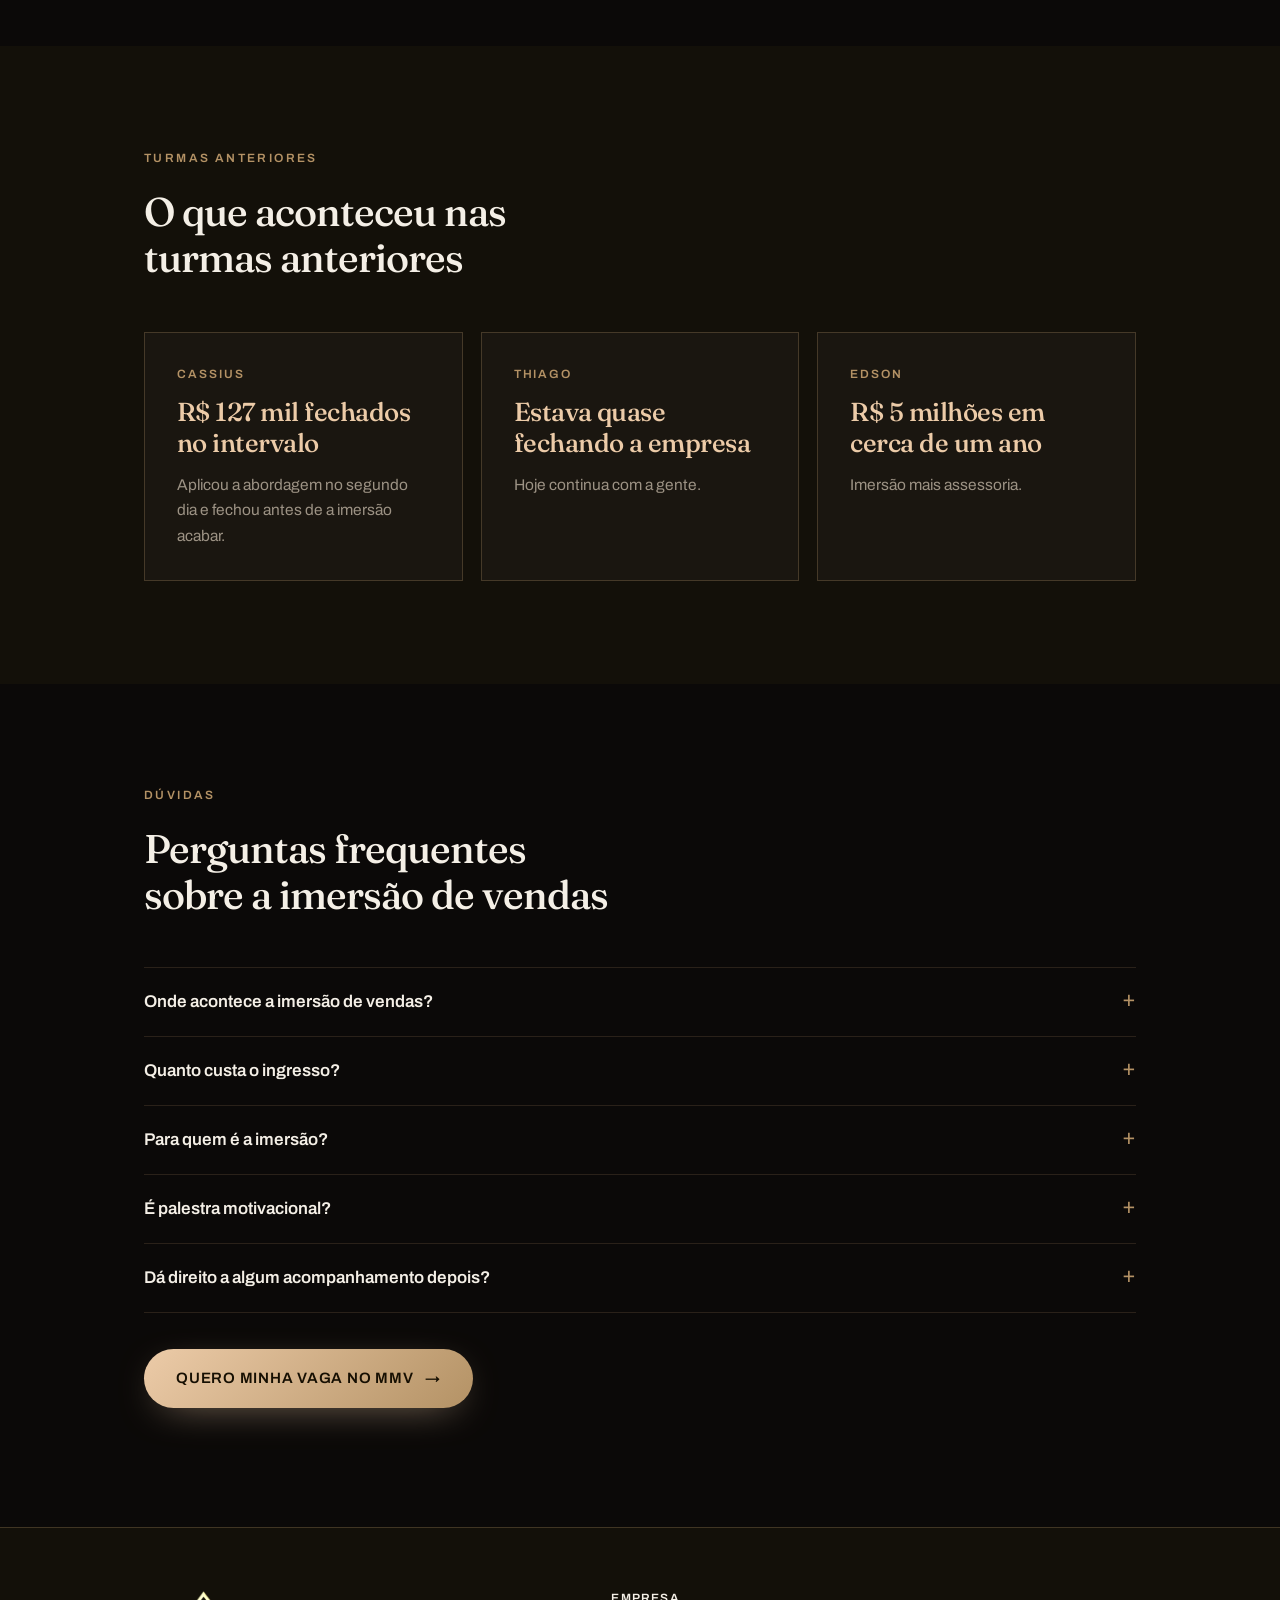
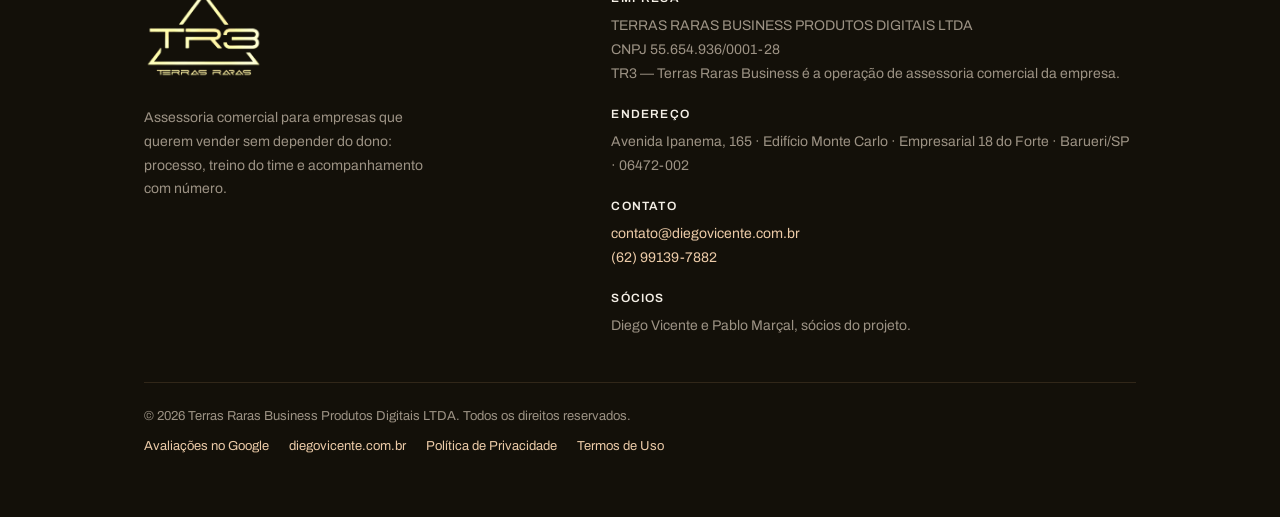
<file: imersao-de-vendas-sao-paulo/index.html>
<!doctype html>
<html lang="pt-BR">
<head>
<meta charset="utf-8">
<meta name="viewport" content="width=device-width, initial-scale=1, viewport-fit=cover">
<title>Imersão de Vendas em São Paulo | MMV — TR3</title>
<meta name="description" content="Imersão de vendas presencial em Alphaville, São Paulo: 2 dias para montar o processo do seu comercial. Próxima turma 30 e 31 de outubro de 2026.">
<link rel="canonical" href="https://grupotr3.com.br/imersao-de-vendas-sao-paulo/">
<meta property="og:type" content="website">
<meta property="og:locale" content="pt_BR">
<meta property="og:site_name" content="TR3 — Terras Raras Business">
<meta property="og:title" content="Imersão de Vendas em São Paulo | MMV — TR3">
<meta property="og:description" content="Imersão de vendas presencial em Alphaville, São Paulo: 2 dias para montar o processo do seu comercial. Próxima turma 30 e 31 de outubro de 2026.">
<meta property="og:url" content="https://grupotr3.com.br/imersao-de-vendas-sao-paulo/">
<link rel="preconnect" href="https://fonts.googleapis.com">
<link rel="preconnect" href="https://fonts.gstatic.com" crossorigin>
<link rel="stylesheet" href="https://fonts.googleapis.com/css2?family=Fraunces:ital,opsz,wght@0,9..144,400;0,9..144,500;0,9..144,600;1,9..144,500&family=Archivo:wght@400;500;600&display=swap">
<link rel="stylesheet" href="/assets/site.css">
<script type="application/ld+json">{
  "@context":"https://schema.org",
  "@type":["Organization","LocalBusiness"],
  "name":"TR3 — Terras Raras Business",
  "alternateName":["Terras Raras Business - TR3","TR3 Assessoria Comercial"],
  "legalName":"TERRAS RARAS BUSINESS PRODUTOS DIGITAIS LTDA",
  "taxID":"55.654.936/0001-28",
  "url":"https://grupotr3.com.br/",
  "telephone":"+55 62 99139-7882",
  "email":"contato@diegovicente.com.br",
  "address":{"@type":"PostalAddress","streetAddress":"Avenida Ipanema, 165 — Edifício Monte Carlo",
    "addressLocality":"Barueri","addressRegion":"SP","postalCode":"06472-002","addressCountry":"BR"},
  "sameAs":["https://diegovicente.com.br/","https://www.google.com/maps/place/?q=place_id:ChIJMy0aVngDz5QRdP8iKXaQ4cY"],
  "founder":{"@type":"Person","name":"Diego Vicente"},
  "description":"Assessoria comercial B2B: processo de vendas, treino de time comercial e acompanhamento com indicador. Realiza o MMV — Método Multiplicador de Vendas, imersão de vendas presencial em Alphaville, Barueri."
}</script>
<script type="application/ld+json">{"@context":"https://schema.org","@type":"FAQPage","mainEntity":[{"@type":"Question","name":"Onde acontece a imersão de vendas?","acceptedAnswer":{"@type":"Answer","text":"Em Alphaville, Barueri, na Grande São Paulo. O endereço exato vai junto com a confirmação da inscrição."}},{"@type":"Question","name":"Quanto custa o ingresso?","acceptedAnswer":{"@type":"Answer","text":"R$ 997 por pessoa. Em dupla, R$ 1.497 — vale levar quem lidera o seu time."}},{"@type":"Question","name":"Para quem é a imersão?","acceptedAnswer":{"@type":"Answer","text":"Para dono de empresa e líder comercial que já vende e quer processo. Se você ainda vende sozinho, a imersão é o melhor ponto de partida."}},{"@type":"Question","name":"É palestra motivacional?","acceptedAnswer":{"@type":"Answer","text":"Não. São dois dias de implementação: você sai com o processo do seu comercial desenhado, não com frases de efeito."}},{"@type":"Question","name":"Dá direito a algum acompanhamento depois?","acceptedAnswer":{"@type":"Answer","text":"A imersão é o evento. O acompanhamento contínuo é a assessoria, e quem quiser conhece o formato durante os dois dias."}}]}</script>
</head>
<body>
<header class="topbar">
  <div class="wrap">
    <a href="/" aria-label="TR3 — Terras Raras Business, página inicial"><span class="marca"><img class="marca-img" src="/assets/logo-tr3.png" alt="TR3 — Terras Raras" width="512" height="400"></span></a>
    <nav class="nav"><a href="/">Início</a><a href="/assessoria-comercial-b2b/">Assessoria comercial</a><a href="/imersao-de-vendas-sao-paulo/" aria-current="page">Imersão de vendas</a><a href="/treinamento-de-vendas-para-equipe/">Treinamento</a><a href="/a-empresa/">A empresa</a></nav>
  </div>
</header>
<main><div class="hero hero-foto">
  <div class="wrap">
    <p class="eyebrow">MMV — Método Multiplicador de Vendas</p>
    <h1>Imersão de vendas presencial em São Paulo: 2 dias para montar o processo do seu comercial</h1>
    <p class="hero-sub">MMV — Método Multiplicador de Vendas. Mais de 2.000 empresas já passaram.</p>
    <p class="hero-body">Dois dias em Alphaville, Barueri, na Grande São Paulo. Você entra com o seu comercial do jeito que ele está e sai com o processo desenhado: quem faz o quê, em quanto tempo, com qual meta.</p>
    <p class="hero-actions"><a class="cta" href="https://diegovicente.com.br/?utm_source=grupotr3&utm_medium=organico&utm_campaign=institucional&utm_content=imersao-topo#agendar">Quero minha vaga no MMV <span class="arrow">&rarr;</span></a></p>
    <p class="cta-note">Ingresso individual R$ 997. Em dupla, R$ 1.497.</p>
  </div>
</div><section class="">
  <div class="wrap">
    <p class="eyebrow">Por dentro</p>
    <h2>Como é a imersão por dentro</h2>
    
    <div class="galeria">
      <figure><img src="/assets/fotos/evento-3.jpg" alt="Plateia do MMV em Alphaville" loading="lazy" width="1400" height="933"><figcaption>Dois dias, sala cheia, em Alphaville</figcaption></figure>
      <figure><img src="/assets/fotos/evento-1.jpg" alt="Diego Vicente desenhando o processo comercial" loading="lazy" width="1400" height="933"><figcaption>O processo desenhado na prática</figcaption></figure>
      <figure><img src="/assets/fotos/evento-2.jpg" alt="Imersão MMV" loading="lazy" width="1400" height="933"><figcaption>Implementação, não motivação</figcaption></figure>
    </div>
  </div>
</section><section class="band-2">
  <div class="wrap">
    <p class="eyebrow">O que você leva</p>
    <h2>O que você leva da imersão de vendas</h2>
    
    <ol class="steps">
      <li><h3>Atração</h3><p>Os canais de geração de demanda para encher o funil de oportunidade
        qualificada.</p></li>
      <li><h3>Conversão</h3><p>Processos, scripts e rotinas de negociação que elevam a taxa de
        conversão.</p></li>
      <li><h3>Performance</h3><p>Recrutamento, treinamento e gestão para o time bater meta.</p></li>
    </ol>
  </div>
</section>
<!-- ATUALIZAR A CADA TURMA -->
<section>
  <div class="wrap">
    <p class="eyebrow">Próxima turma</p>
    <h2>Próxima turma, data e local</h2>
    <div class="event">
      <p class="when">30 e 31 de outubro de 2026 &middot; Alphaville, Barueri/SP</p>
      <h3>MMV — Método Multiplicador de Vendas</h3>
      <p>Dois dias, presencial. Individual R$ 997, dupla R$ 1.497.</p>
      <p style="margin-top:26px"><a class="cta" href="https://diegovicente.com.br/?utm_source=grupotr3&utm_medium=organico&utm_campaign=institucional&utm_content=imersao-turma#agendar">Quero minha vaga no MMV <span class="arrow">&rarr;</span></a></p>
      <p class="cta-note">Vagas limitadas pelo tamanho da sala.</p>
    </div>
  </div>
</section><section class="">
  <div class="wrap">
    <p class="eyebrow">Quem vai</p>
    <h2>Para quem é a imersão</h2>
    <div class="lead">
      <p>Empresário que busca tração comercial e previsibilidade. Mais de 2.000 empresas já passaram
      pelo método.</p></div>
  </div>
</section><section class="band">
  <div class="wrap">
    <p class="eyebrow">Turmas anteriores</p>
    <h2>O que aconteceu nas turmas anteriores</h2>
    
    <div class="cases">
      <div class="case"><p class="who">Cassius</p><p class="num">R$ 127 mil fechados no intervalo</p>
        <p>Aplicou a abordagem no segundo dia e fechou antes de a imersão acabar.</p></div>
      <div class="case"><p class="who">Thiago</p><p class="num">Estava quase fechando a empresa</p>
        <p>Hoje continua com a gente.</p></div>
      <div class="case"><p class="who">Edson</p><p class="num">R$ 5 milhões em cerca de um ano</p>
        <p>Imersão mais assessoria.</p></div>
    </div>
  </div>
</section><section class="">
  <div class="wrap">
    <p class="eyebrow">Dúvidas</p>
    <h2>Perguntas frequentes sobre a imersão de vendas</h2>
    <div class="faq"><details><summary>Onde acontece a imersão de vendas?</summary><p>Em Alphaville, Barueri, na Grande São Paulo. O endereço exato vai junto com a confirmação da inscrição.</p></details><details><summary>Quanto custa o ingresso?</summary><p>R$ 997 por pessoa. Em dupla, R$ 1.497 — vale levar quem lidera o seu time.</p></details><details><summary>Para quem é a imersão?</summary><p>Para dono de empresa e líder comercial que já vende e quer processo. Se você ainda vende sozinho, a imersão é o melhor ponto de partida.</p></details><details><summary>É palestra motivacional?</summary><p>Não. São dois dias de implementação: você sai com o processo do seu comercial desenhado, não com frases de efeito.</p></details><details><summary>Dá direito a algum acompanhamento depois?</summary><p>A imersão é o evento. O acompanhamento contínuo é a assessoria, e quem quiser conhece o formato durante os dois dias.</p></details></div><p style="margin-top:36px"><a class="cta" href="https://diegovicente.com.br/?utm_source=grupotr3&utm_medium=organico&utm_campaign=institucional&utm_content=imersao-final#agendar">Quero minha vaga no MMV <span class="arrow">&rarr;</span></a></p>
  </div>
</section></main>
<footer>
  <div class="wrap">
    <div class="foot-grid">
      <div>
        <span class="marca marca-foot"><img class="marca-img" src="/assets/logo-tr3.png" alt="TR3 — Terras Raras" width="512" height="400"></span>
        <p class="foot-tag">Assessoria comercial para empresas que querem vender sem depender do dono:
        processo, treino do time e acompanhamento com número.</p>
      </div>
      <div>
        <p class="foot-block">
          <strong>Empresa</strong>
          TERRAS RARAS BUSINESS PRODUTOS DIGITAIS LTDA<br>
          CNPJ 55.654.936/0001-28<br>
          TR3 — Terras Raras Business é a operação de assessoria comercial da empresa.
        </p>
        <p class="foot-block">
          <strong>Endereço</strong>
          Avenida Ipanema, 165 &middot; Edifício Monte Carlo &middot; Empresarial 18 do Forte &middot; Barueri/SP &middot; 06472-002
        </p>
        <p class="foot-block">
          <strong>Contato</strong>
          <a href="mailto:contato@diegovicente.com.br">contato@diegovicente.com.br</a><br>
          <a href="tel:+5562991397882">(62) 99139-7882</a>
        </p>
        <p class="foot-block">
          <strong>Sócios</strong>
          Diego Vicente e Pablo Marçal, sócios do projeto.
          <!-- FOTO DOS SOCIOS: entra aqui quando o Diego enviar o arquivo -->
        </p>
      </div>
    </div>
    <div class="foot-legal">
      <span>&copy; 2026 Terras Raras Business Produtos Digitais LTDA. Todos os direitos reservados.</span>
      <span class="foot-links">
        <a href="https://www.google.com/maps/place/?q=place_id:ChIJMy0aVngDz5QRdP8iKXaQ4cY">Avaliações no Google</a>
        <a href="https://diegovicente.com.br/">diegovicente.com.br</a>
        <a href="https://diegovicente.com.br/politica-de-privacidade/">Política de Privacidade</a>
        <a href="https://diegovicente.com.br/termos-de-uso/">Termos de Uso</a>
      </span>
    </div>
  </div>
</footer>
</body>
</html>
</file>
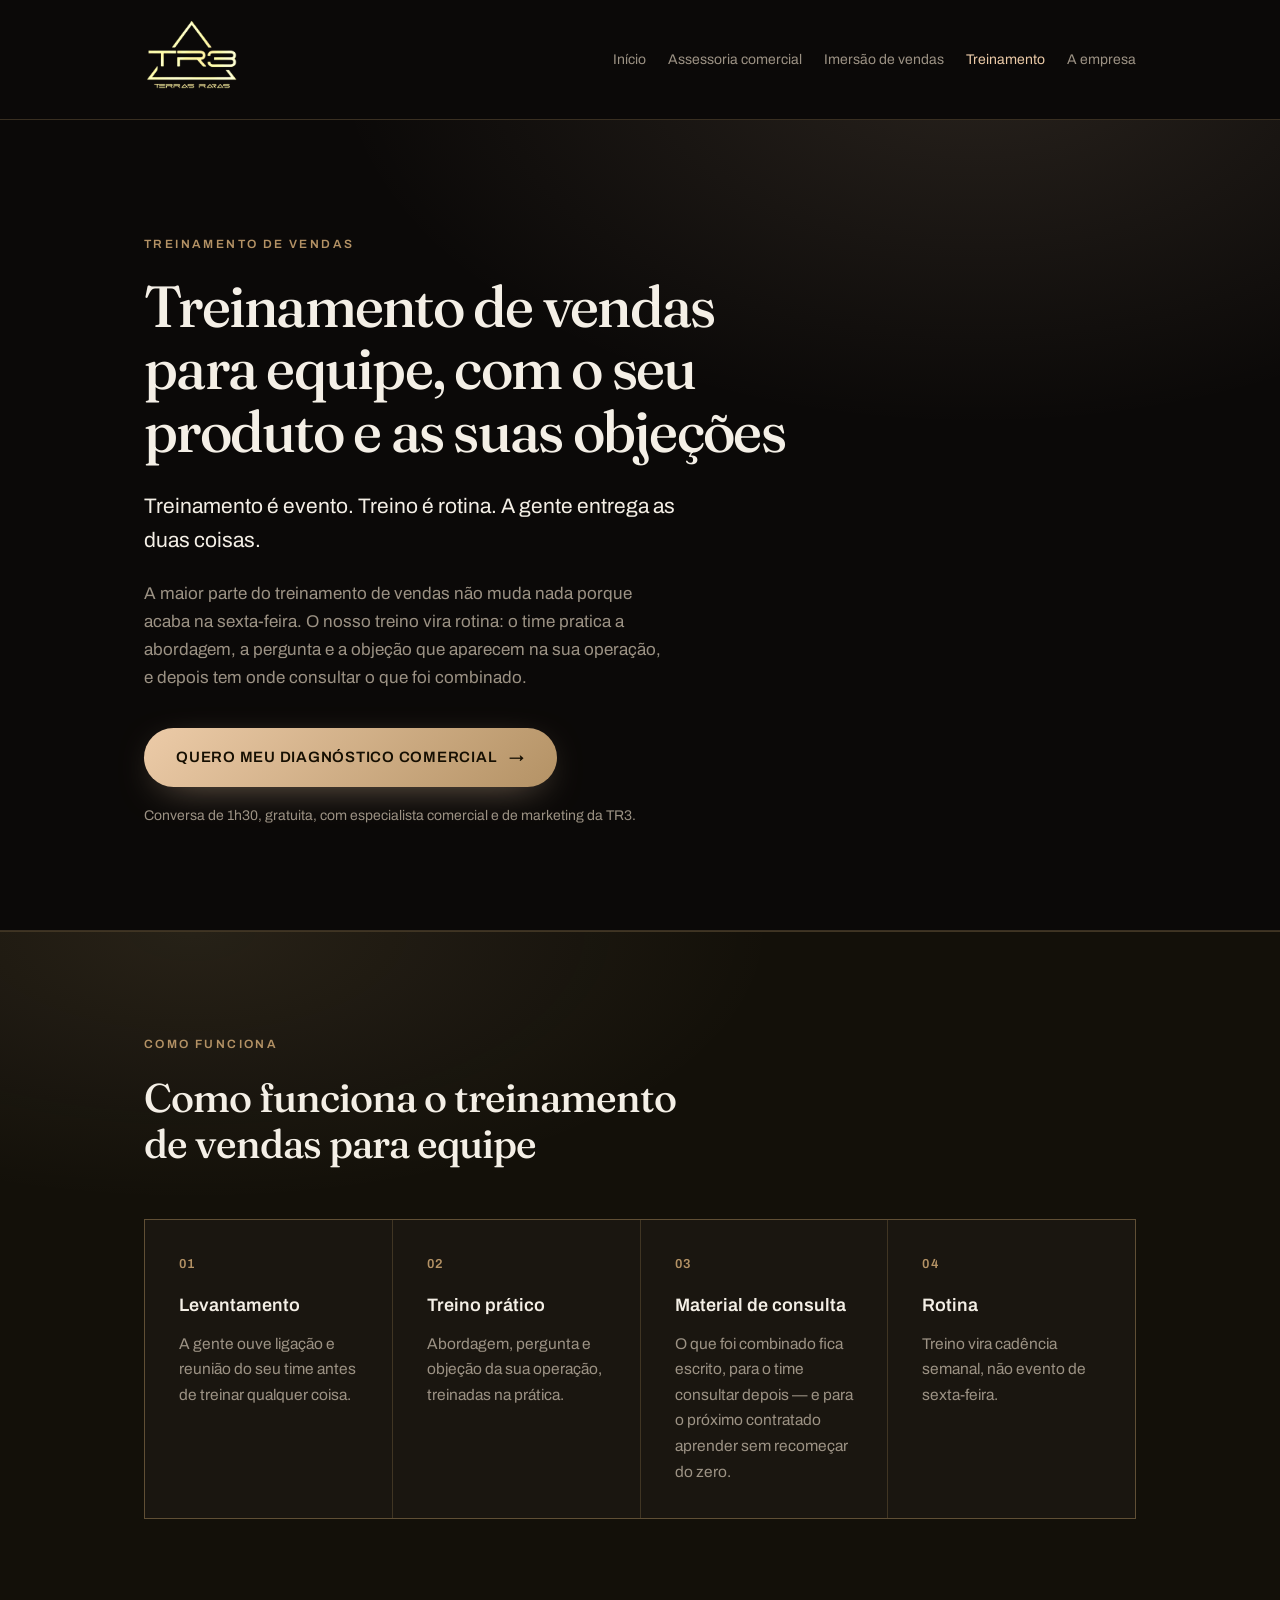
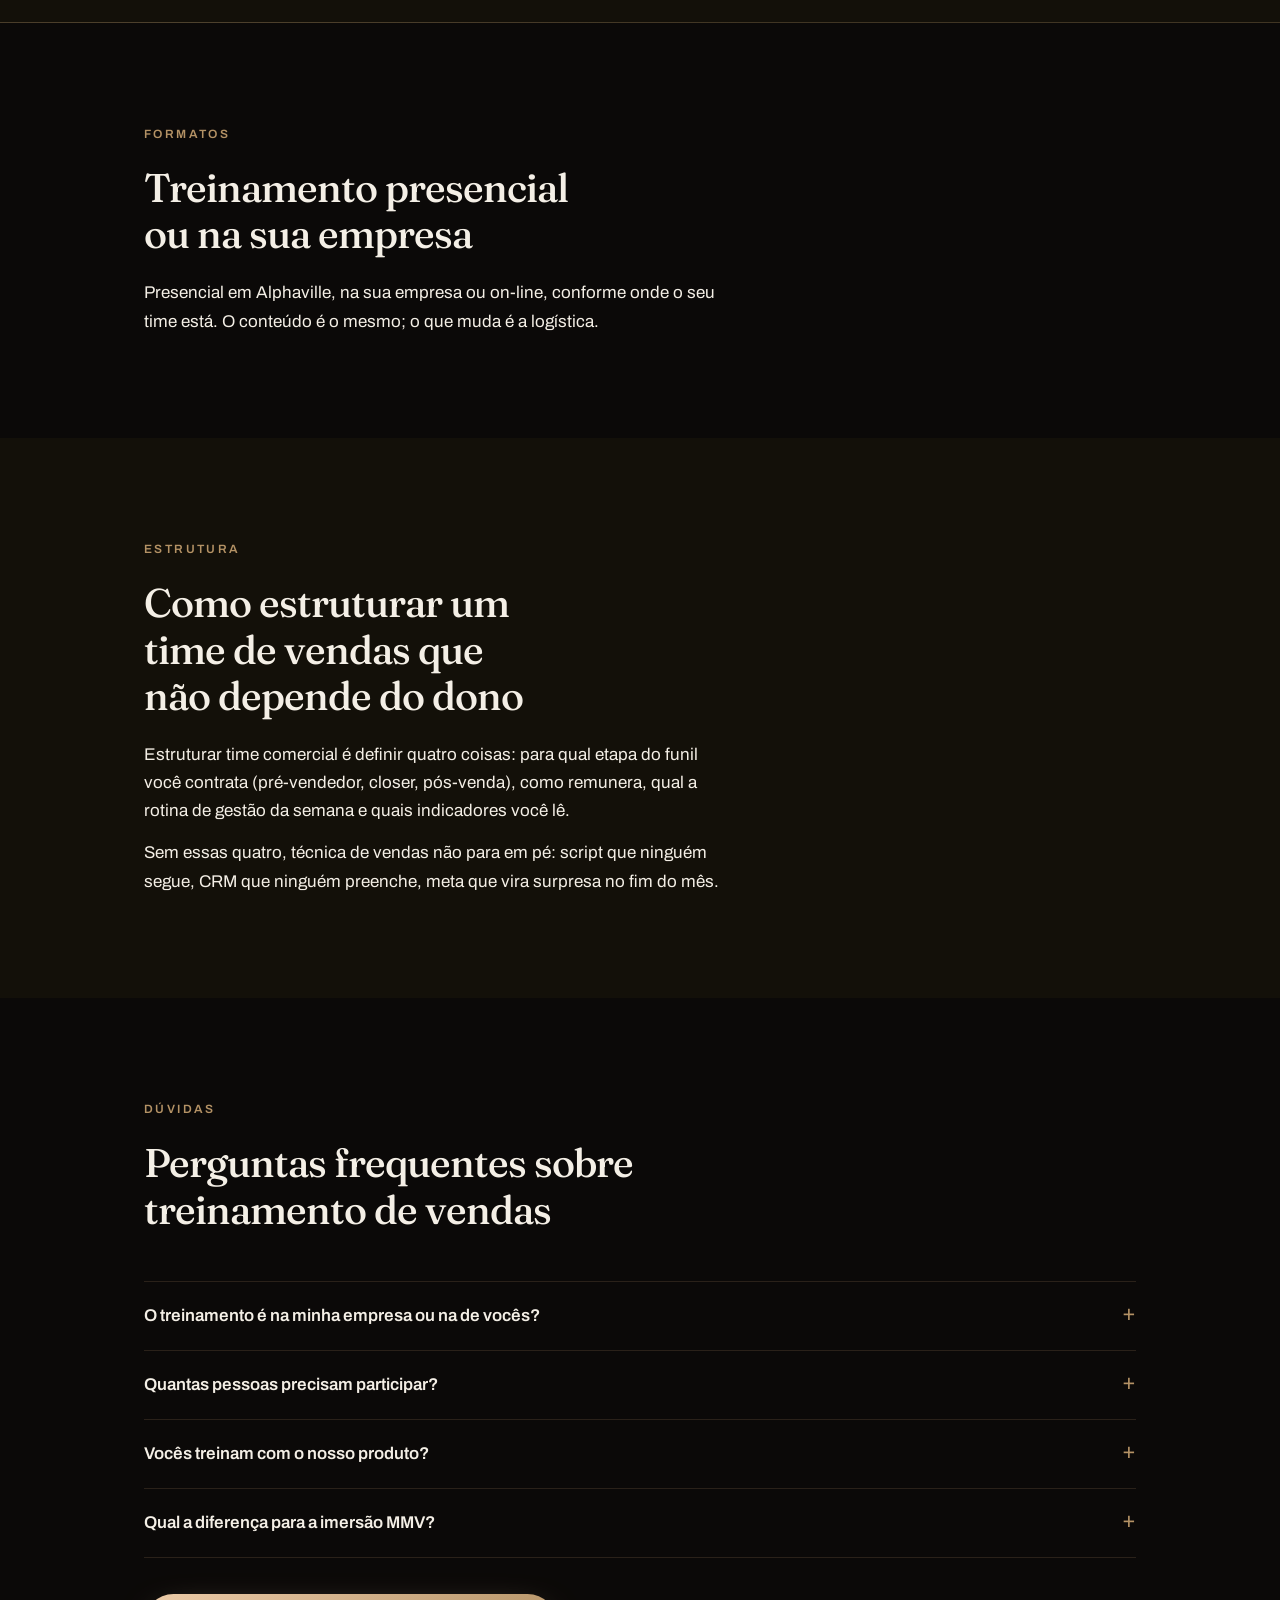
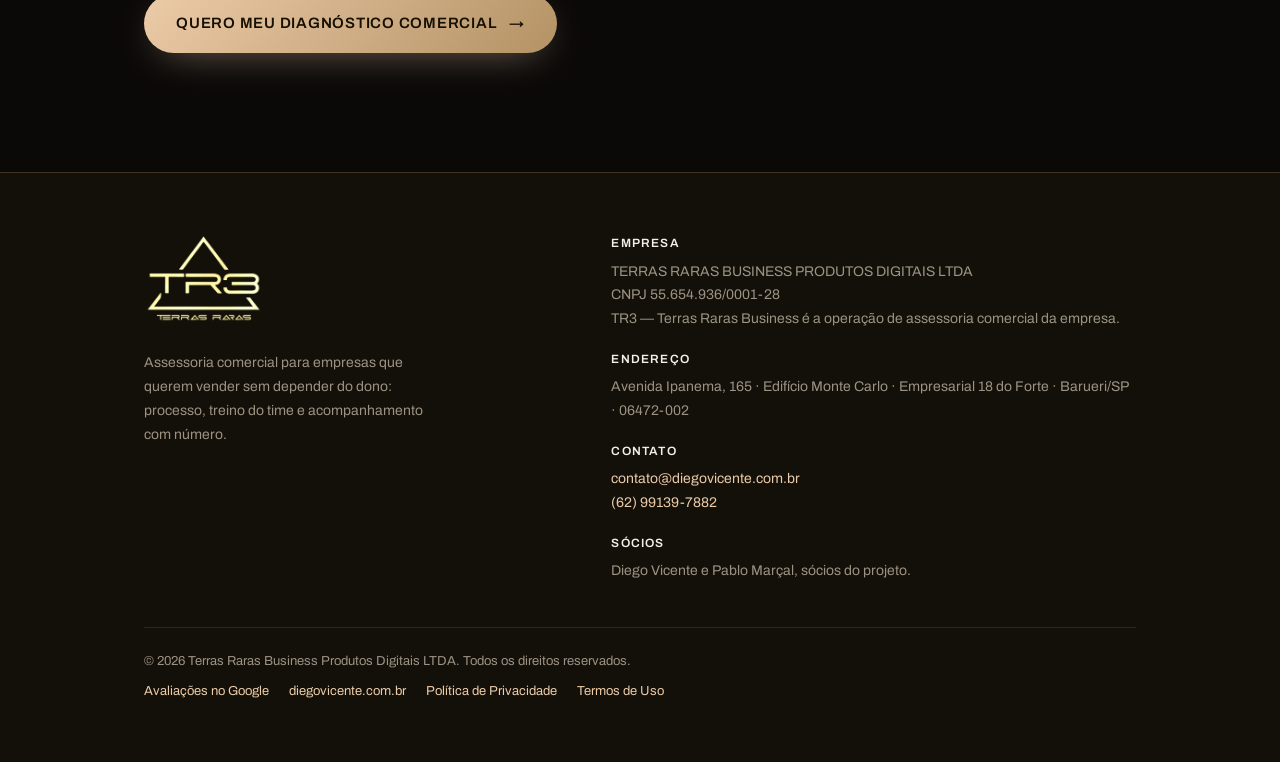
<file: treinamento-de-vendas-para-equipe/index.html>
<!doctype html>
<html lang="pt-BR">
<head>
<meta charset="utf-8">
<meta name="viewport" content="width=device-width, initial-scale=1, viewport-fit=cover">
<title>Treinamento de Vendas para Equipe | TR3</title>
<meta name="description" content="Treinamento de vendas para equipe com o seu produto e as suas objeções, presencial ou na sua empresa. Treinamento é evento, treino é rotina.">
<link rel="canonical" href="https://grupotr3.com.br/treinamento-de-vendas-para-equipe/">
<meta property="og:type" content="website">
<meta property="og:locale" content="pt_BR">
<meta property="og:site_name" content="TR3 — Terras Raras Business">
<meta property="og:title" content="Treinamento de Vendas para Equipe | TR3">
<meta property="og:description" content="Treinamento de vendas para equipe com o seu produto e as suas objeções, presencial ou na sua empresa. Treinamento é evento, treino é rotina.">
<meta property="og:url" content="https://grupotr3.com.br/treinamento-de-vendas-para-equipe/">
<link rel="preconnect" href="https://fonts.googleapis.com">
<link rel="preconnect" href="https://fonts.gstatic.com" crossorigin>
<link rel="stylesheet" href="https://fonts.googleapis.com/css2?family=Fraunces:ital,opsz,wght@0,9..144,400;0,9..144,500;0,9..144,600;1,9..144,500&family=Archivo:wght@400;500;600&display=swap">
<link rel="stylesheet" href="/assets/site.css">
<script type="application/ld+json">{
  "@context":"https://schema.org",
  "@type":["Organization","LocalBusiness"],
  "name":"TR3 — Terras Raras Business",
  "alternateName":["Terras Raras Business - TR3","TR3 Assessoria Comercial"],
  "legalName":"TERRAS RARAS BUSINESS PRODUTOS DIGITAIS LTDA",
  "taxID":"55.654.936/0001-28",
  "url":"https://grupotr3.com.br/",
  "telephone":"+55 62 99139-7882",
  "email":"contato@diegovicente.com.br",
  "address":{"@type":"PostalAddress","streetAddress":"Avenida Ipanema, 165 — Edifício Monte Carlo",
    "addressLocality":"Barueri","addressRegion":"SP","postalCode":"06472-002","addressCountry":"BR"},
  "sameAs":["https://diegovicente.com.br/","https://www.google.com/maps/place/?q=place_id:ChIJMy0aVngDz5QRdP8iKXaQ4cY"],
  "founder":{"@type":"Person","name":"Diego Vicente"},
  "description":"Assessoria comercial B2B: processo de vendas, treino de time comercial e acompanhamento com indicador. Realiza o MMV — Método Multiplicador de Vendas, imersão de vendas presencial em Alphaville, Barueri."
}</script>
<script type="application/ld+json">{"@context":"https://schema.org","@type":"FAQPage","mainEntity":[{"@type":"Question","name":"O treinamento é na minha empresa ou na de vocês?","acceptedAnswer":{"@type":"Answer","text":"Funciona dos dois jeitos: presencial em Alphaville ou dentro da sua empresa, com o seu time."}},{"@type":"Question","name":"Quantas pessoas precisam participar?","acceptedAnswer":{"@type":"Answer","text":"Funciona a partir de um vendedor além do dono. Time pequeno costuma ganhar mais rápido, porque a rotina muda no dia seguinte."}},{"@type":"Question","name":"Vocês treinam com o nosso produto?","acceptedAnswer":{"@type":"Answer","text":"Sim. O treino usa o seu produto, o seu preço e as objeções que o seu cliente realmente faz."}},{"@type":"Question","name":"Qual a diferença para a imersão MMV?","acceptedAnswer":{"@type":"Answer","text":"A imersão é para o dono desenhar o processo da empresa. O treinamento é para o time executar esse processo no dia a dia."}}]}</script>
</head>
<body>
<header class="topbar">
  <div class="wrap">
    <a href="/" aria-label="TR3 — Terras Raras Business, página inicial"><span class="marca"><img class="marca-img" src="/assets/logo-tr3.png" alt="TR3 — Terras Raras" width="512" height="400"></span></a>
    <nav class="nav"><a href="/">Início</a><a href="/assessoria-comercial-b2b/">Assessoria comercial</a><a href="/imersao-de-vendas-sao-paulo/">Imersão de vendas</a><a href="/treinamento-de-vendas-para-equipe/" aria-current="page">Treinamento</a><a href="/a-empresa/">A empresa</a></nav>
  </div>
</header>
<main><div class="hero">
  <div class="wrap">
    <p class="eyebrow">Treinamento de vendas</p>
    <h1>Treinamento de vendas para equipe, com o seu produto e as suas objeções</h1>
    <p class="hero-sub">Treinamento é evento. Treino é rotina. A gente entrega as duas coisas.</p>
    <p class="hero-body">A maior parte do treinamento de vendas não muda nada porque acaba na sexta-feira. O nosso treino vira rotina: o time pratica a abordagem, a pergunta e a objeção que aparecem na sua operação, e depois tem onde consultar o que foi combinado.</p>
    <p class="hero-actions"><a class="cta" href="https://diegovicente.com.br/?utm_source=grupotr3&utm_medium=organico&utm_campaign=institucional&utm_content=treinamento-topo#agendar">Quero meu diagnóstico comercial <span class="arrow">&rarr;</span></a></p>
    <p class="cta-note">Conversa de 1h30, gratuita, com especialista comercial e de marketing da TR3.</p>
  </div>
</div><section class="band-2">
  <div class="wrap">
    <p class="eyebrow">Como funciona</p>
    <h2>Como funciona o treinamento de vendas para equipe</h2>
    
    <ol class="steps">
      <li><h3>Levantamento</h3><p>A gente ouve ligação e reunião do seu time antes de treinar qualquer
        coisa.</p></li>
      <li><h3>Treino prático</h3><p>Abordagem, pergunta e objeção da sua operação, treinadas na
        prática.</p></li>
      <li><h3>Material de consulta</h3><p>O que foi combinado fica escrito, para o time consultar depois
        — e para o próximo contratado aprender sem recomeçar do zero.</p></li>
      <li><h3>Rotina</h3><p>Treino vira cadência semanal, não evento de sexta-feira.</p></li>
    </ol>
  </div>
</section><section class="">
  <div class="wrap">
    <p class="eyebrow">Formatos</p>
    <h2>Treinamento presencial ou na sua empresa</h2>
    
    <div class="lead"><p>Presencial em Alphaville, na sua empresa ou on-line, conforme onde o seu time
      está. O conteúdo é o mesmo; o que muda é a logística.</p></div>
  </div>
</section><section class="band">
  <div class="wrap">
    <p class="eyebrow">Estrutura</p>
    <h2>Como estruturar um time de vendas que não depende do dono</h2>
    
    <div class="lead">
      <p>Estruturar time comercial é definir quatro coisas: para qual etapa do funil você contrata
      (pré-vendedor, closer, pós-venda), como remunera, qual a rotina de gestão da semana e quais
      indicadores você lê.</p>
      <p>Sem essas quatro, técnica de vendas não para em pé: script que ninguém segue, CRM que ninguém
      preenche, meta que vira surpresa no fim do mês.</p>
    </div>
  </div>
</section><section class="">
  <div class="wrap">
    <p class="eyebrow">Dúvidas</p>
    <h2>Perguntas frequentes sobre treinamento de vendas</h2>
    <div class="faq"><details><summary>O treinamento é na minha empresa ou na de vocês?</summary><p>Funciona dos dois jeitos: presencial em Alphaville ou dentro da sua empresa, com o seu time.</p></details><details><summary>Quantas pessoas precisam participar?</summary><p>Funciona a partir de um vendedor além do dono. Time pequeno costuma ganhar mais rápido, porque a rotina muda no dia seguinte.</p></details><details><summary>Vocês treinam com o nosso produto?</summary><p>Sim. O treino usa o seu produto, o seu preço e as objeções que o seu cliente realmente faz.</p></details><details><summary>Qual a diferença para a imersão MMV?</summary><p>A imersão é para o dono desenhar o processo da empresa. O treinamento é para o time executar esse processo no dia a dia.</p></details></div><p style="margin-top:36px"><a class="cta" href="https://diegovicente.com.br/?utm_source=grupotr3&utm_medium=organico&utm_campaign=institucional&utm_content=treinamento-final#agendar">Quero meu diagnóstico comercial <span class="arrow">&rarr;</span></a></p>
  </div>
</section></main>
<footer>
  <div class="wrap">
    <div class="foot-grid">
      <div>
        <span class="marca marca-foot"><img class="marca-img" src="/assets/logo-tr3.png" alt="TR3 — Terras Raras" width="512" height="400"></span>
        <p class="foot-tag">Assessoria comercial para empresas que querem vender sem depender do dono:
        processo, treino do time e acompanhamento com número.</p>
      </div>
      <div>
        <p class="foot-block">
          <strong>Empresa</strong>
          TERRAS RARAS BUSINESS PRODUTOS DIGITAIS LTDA<br>
          CNPJ 55.654.936/0001-28<br>
          TR3 — Terras Raras Business é a operação de assessoria comercial da empresa.
        </p>
        <p class="foot-block">
          <strong>Endereço</strong>
          Avenida Ipanema, 165 &middot; Edifício Monte Carlo &middot; Empresarial 18 do Forte &middot; Barueri/SP &middot; 06472-002
        </p>
        <p class="foot-block">
          <strong>Contato</strong>
          <a href="mailto:contato@diegovicente.com.br">contato@diegovicente.com.br</a><br>
          <a href="tel:+5562991397882">(62) 99139-7882</a>
        </p>
        <p class="foot-block">
          <strong>Sócios</strong>
          Diego Vicente e Pablo Marçal, sócios do projeto.
          <!-- FOTO DOS SOCIOS: entra aqui quando o Diego enviar o arquivo -->
        </p>
      </div>
    </div>
    <div class="foot-legal">
      <span>&copy; 2026 Terras Raras Business Produtos Digitais LTDA. Todos os direitos reservados.</span>
      <span class="foot-links">
        <a href="https://www.google.com/maps/place/?q=place_id:ChIJMy0aVngDz5QRdP8iKXaQ4cY">Avaliações no Google</a>
        <a href="https://diegovicente.com.br/">diegovicente.com.br</a>
        <a href="https://diegovicente.com.br/politica-de-privacidade/">Política de Privacidade</a>
        <a href="https://diegovicente.com.br/termos-de-uso/">Termos de Uso</a>
      </span>
    </div>
  </div>
</footer>
</body>
</html>
</file>
<file: assets/site.css>
/* TR3 — Terras Raras Business */
:root{
  --ink:#0B0908; --surface:#131009; --surface-2:#1A1610;
  --gold:#B49265; --gold-bright:#ECCBA8; --gold-dim:rgba(180,146,101,.28);
  --text:#F4EFE6; --muted:#9C9284;
  --display:"Fraunces","Iowan Old Style",Georgia,serif;
  --body:"Archivo","Helvetica Neue",Arial,sans-serif;
  --gutter:clamp(20px,5vw,64px);
  color-scheme:dark;
}
*{box-sizing:border-box}
html{scroll-behavior:smooth}
body{margin:0;background:var(--ink);color:var(--text);font-family:var(--body);font-size:17px;line-height:1.65;-webkit-font-smoothing:antialiased}
img{max-width:100%;height:auto}
a{color:inherit}
.wrap{width:100%;max-width:1120px;margin-inline:auto;padding-inline:var(--gutter)}
section{padding-block:clamp(56px,8vw,112px)}
h1,h2,h3{font-family:var(--display);font-weight:500;font-variation-settings:"SOFT" 0,"WONK" 0;text-wrap:balance;margin:0}
.eyebrow{font-family:var(--body);font-size:12px;font-weight:600;letter-spacing:.2em;text-transform:uppercase;color:var(--gold);margin:0 0 20px}
.sr-only{position:absolute;width:1px;height:1px;padding:0;margin:-1px;overflow:hidden;clip:rect(0 0 0 0);white-space:nowrap;border:0}

/* topo */
.topbar{border-bottom:1px solid var(--gold-dim);padding-block:18px;position:relative;z-index:5}
.topbar .wrap{display:flex;align-items:center;justify-content:space-between;gap:20px;flex-wrap:wrap}
.marca{display:inline-flex;align-items:center;gap:14px;text-decoration:none}
.marca-img{display:block;width:96px;height:auto;filter:invert(1) sepia(1) saturate(1.7) hue-rotate(-12deg) brightness(1.06);mix-blend-mode:screen}
.marca-foot .marca-img{width:120px}
.marca-simbolo{display:block;width:42px;flex:0 0 42px}
.marca-simbolo svg{display:block;width:100%;height:auto}
.marca-texto{display:flex;flex-direction:column;line-height:1}
.marca-texto strong{font-family:var(--display);font-weight:600;font-size:27px;letter-spacing:.02em;color:var(--text)}
.marca-texto em{font-style:normal;font-size:10.5px;font-weight:600;letter-spacing:.17em;text-transform:uppercase;color:var(--gold);margin-top:5px}
.marca-foot .marca-simbolo{width:54px;flex:0 0 54px}
.marca-foot .marca-texto strong{font-size:33px}
.nav{display:flex;flex-wrap:wrap;gap:6px 22px;font-size:14px}
.nav a{text-decoration:none;color:var(--muted)}
.nav a:hover,.nav a[aria-current="page"]{color:var(--gold-bright)}

/* botao */
.cta{display:inline-flex;align-items:center;gap:12px;padding:17px 32px;border:0;border-radius:999px;
  background:linear-gradient(135deg,var(--gold-bright),var(--gold));color:#160F02;font-family:var(--body);
  font-size:15px;font-weight:600;letter-spacing:.05em;text-transform:uppercase;text-decoration:none;cursor:pointer;
  transition:transform .2s ease,box-shadow .2s ease;box-shadow:0 10px 40px -18px rgba(236,203,168,.75)}
.cta:hover{transform:translateY(-2px);box-shadow:0 18px 50px -18px rgba(236,203,168,.95)}
.cta .arrow{transition:transform .2s ease}
.cta:hover .arrow{transform:translateX(4px)}
.cta-note{margin-top:16px;font-size:14px;color:var(--muted)}
.linkgold{color:var(--gold-bright);text-decoration:none;font-weight:500;border-bottom:1px solid var(--gold-dim)}
.linkgold:hover{border-bottom-color:var(--gold-bright)}

/* hero */
.hero{position:relative;overflow:hidden;padding-block:clamp(56px,9vw,120px) clamp(48px,7vw,92px);border-bottom:1px solid var(--gold-dim)}
.hero::before{content:"";position:absolute;inset:-30% -10% auto -10%;height:120%;
  background:radial-gradient(60% 55% at 72% 18%,rgba(236,203,168,.13),transparent 70%);pointer-events:none}
.hero .wrap{position:relative}
.hero h1{font-size:clamp(31px,5.2vw,58px);line-height:1.08;letter-spacing:-.03em;max-width:19ch}
.hero-sub{margin:26px 0 0;font-size:clamp(17px,2.1vw,21px);max-width:46ch;color:var(--text)}
.hero-sub strong{color:var(--gold-bright);font-weight:500}
.hero-body{margin:22px 0 0;max-width:52ch;color:var(--muted)}
.hero-actions{margin-top:36px}

/* numeros */
.marks{display:grid;grid-template-columns:repeat(4,1fr);gap:1px;background:var(--gold-dim);border-block:1px solid var(--gold-dim)}
.mark{background:var(--ink);padding:clamp(24px,3.4vw,40px) clamp(18px,2.4vw,30px)}
.mark .fig{font-family:var(--display);font-size:clamp(28px,3.8vw,44px);line-height:1;color:var(--gold-bright);font-variant-numeric:tabular-nums}
.mark p{margin:10px 0 0;font-size:14px;color:var(--muted);max-width:22ch}

/* blocos de texto */
.band{background:var(--surface)}
.band-2{background:radial-gradient(70% 60% at 15% 0%,rgba(236,203,168,.09),transparent 65%),var(--surface);border-block:1px solid var(--gold-dim)}
h2{font-size:clamp(26px,3.6vw,40px);line-height:1.16;letter-spacing:-.025em;max-width:22ch}
.lead{margin:22px 0 0;max-width:58ch;color:var(--text)}
.lead-muted{margin:22px 0 0;max-width:58ch;color:var(--muted)}
.lead p{margin:0 0 14px}
.lead p:last-child{margin-bottom:0}

/* lista de sintomas */
.signs{list-style:none;counter-reset:s;margin:clamp(32px,4vw,48px) 0 0;padding:0;display:grid;grid-template-columns:repeat(auto-fit,minmax(290px,1fr));column-gap:clamp(28px,5vw,60px)}
.signs li{counter-increment:s;display:grid;grid-template-columns:30px minmax(0,1fr);gap:16px;align-items:start;padding-block:20px;border-top:1px solid rgba(180,146,101,.18);font-size:16.5px;line-height:1.5}
.signs li::before{content:counter(s,decimal-leading-zero);font-size:12px;font-weight:600;letter-spacing:.1em;font-variant-numeric:tabular-nums;color:var(--gold);padding-top:6px}
.verdict{margin:clamp(36px,4vw,52px) 0 0;font-family:var(--display);font-weight:500;font-size:clamp(22px,2.9vw,31px);line-height:1.3;letter-spacing:-.015em;max-width:26ch}
.verdict em{font-style:italic;color:var(--gold-bright)}

/* passos */
.steps{list-style:none;counter-reset:p;margin:clamp(32px,4vw,52px) 0 0;padding:0;display:grid;grid-template-columns:repeat(auto-fit,minmax(230px,1fr));gap:1px;background:var(--gold-dim);border:1px solid var(--gold-dim)}
.steps li{counter-increment:p;background:var(--surface-2);padding:clamp(24px,2.8vw,34px)}
.steps li::before{content:counter(p,decimal-leading-zero);display:block;font-size:13px;font-weight:600;letter-spacing:.1em;color:var(--gold);margin-bottom:16px}
.steps h3{font-family:var(--body);font-weight:600;font-size:18px}
.steps p{margin:10px 0 0;color:var(--muted);font-size:15.5px}

/* caminhos */
.paths{margin:clamp(32px,4vw,52px) 0 0;display:grid;grid-template-columns:repeat(auto-fit,minmax(275px,1fr));gap:18px}
.path{border:1px solid var(--gold-dim);background:var(--surface-2);padding:clamp(26px,3vw,34px);display:flex;flex-direction:column;gap:14px}
.path h3{font-family:var(--body);font-weight:600;font-size:19px;letter-spacing:-.01em}
.path p{margin:0;color:var(--muted);font-size:15.5px;flex:1}

/* resultados */
.cases{margin:clamp(32px,4vw,52px) 0 0;display:grid;grid-template-columns:repeat(auto-fit,minmax(280px,1fr));gap:18px}
.case{border:1px solid var(--gold-dim);background:var(--surface-2);padding:clamp(24px,2.8vw,32px)}
.case .who{font-size:12px;font-weight:600;letter-spacing:.16em;text-transform:uppercase;color:var(--gold);margin:0 0 12px}
.case .num{font-family:var(--display);font-weight:500;font-size:clamp(20px,2.4vw,26px);line-height:1.2;letter-spacing:-.02em;color:var(--gold-bright);margin:0}
.case p{margin:12px 0 0;color:var(--muted);font-size:15.5px}

/* faq */
.faq{margin:clamp(32px,4vw,48px) 0 0;display:grid;gap:0}
.faq details{border-top:1px solid rgba(180,146,101,.18);padding-block:20px}
.faq details:last-child{border-bottom:1px solid rgba(180,146,101,.18)}
.faq summary{cursor:pointer;font-weight:600;font-size:17px;list-style:none;display:flex;justify-content:space-between;gap:16px}
.faq summary::-webkit-details-marker{display:none}
.faq summary::after{content:"+";color:var(--gold);font-weight:400;font-size:22px;line-height:1}
.faq details[open] summary::after{content:"\2013"}
.faq p{margin:14px 0 0;color:var(--muted);max-width:62ch}

/* evento */
.event{border:1px solid var(--gold-dim);background:var(--surface-2);padding:clamp(28px,3.4vw,44px);margin-top:clamp(28px,3.4vw,40px)}
.event .when{font-size:12px;font-weight:600;letter-spacing:.16em;text-transform:uppercase;color:var(--gold);margin:0 0 14px}
.event h3{font-family:var(--display);font-size:clamp(22px,2.8vw,30px);line-height:1.2;letter-spacing:-.02em;margin:0}
.event p{margin:16px 0 0;color:var(--muted);max-width:54ch}

/* socios */
.people{margin:clamp(28px,3.4vw,44px) 0 0;display:grid;grid-template-columns:repeat(auto-fit,minmax(260px,1fr));gap:18px}
.person{border:1px solid var(--gold-dim);background:var(--surface-2);padding:clamp(22px,2.6vw,30px)}
.person .role{font-size:12px;font-weight:600;letter-spacing:.16em;text-transform:uppercase;color:var(--gold);margin:0 0 10px}
.person h3{font-family:var(--body);font-weight:600;font-size:19px;margin:0}
.person p{margin:10px 0 0;color:var(--muted);font-size:15.5px}

/* rodape */
footer{border-top:1px solid var(--gold-dim);background:var(--surface);padding-block:clamp(40px,5vw,60px);font-size:14px;color:var(--muted);line-height:1.7}
.foot-grid{display:grid;grid-template-columns:minmax(0,1fr) minmax(0,1.3fr);gap:clamp(28px,5vw,64px);align-items:start}
.foot-tag{margin:18px 0 0;max-width:36ch}
.foot-block{margin:0}
.foot-block + .foot-block{margin-top:18px}
.foot-block strong{display:block;color:var(--text);font-weight:600;font-size:12px;letter-spacing:.1em;text-transform:uppercase;margin-bottom:6px}
footer a{color:var(--gold-bright);text-decoration:none}
footer a:hover{text-decoration:underline}
.foot-legal{margin-top:clamp(28px,3.4vw,44px);padding-top:22px;border-top:1px solid rgba(180,146,101,.18);display:flex;flex-wrap:wrap;gap:8px 22px;justify-content:space-between;font-size:13px}
.foot-links{display:flex;flex-wrap:wrap;gap:8px 20px}

@media (max-width:900px){.marks{grid-template-columns:repeat(2,1fr)}}
@media (max-width:720px){.foot-grid{grid-template-columns:1fr}}
@media (max-width:520px){.marks{grid-template-columns:1fr}.hero h1{max-width:none}}
@media (prefers-reduced-motion:reduce){*{transition:none!important;animation:none!important}html{scroll-behavior:auto}}


/* ---------- imagem: a pagina precisa mostrar o evento, nao so falar dele ---------- */
.hero-foto{position:relative;overflow:hidden;border-bottom:1px solid var(--gold-dim);
  padding-block:clamp(72px,11vw,150px) clamp(56px,8vw,104px)}
.hero-foto::before{content:"";position:absolute;inset:0;
  background-image:linear-gradient(100deg,rgba(11,9,8,.96) 0%,rgba(11,9,8,.9) 42%,rgba(11,9,8,.55) 72%,rgba(11,9,8,.72) 100%),
    url("/assets/fotos/evento-3.jpg");
  background-size:cover;background-position:62% center;pointer-events:none}
.hero-foto::after{content:"";position:absolute;inset:auto 0 0 0;height:160px;
  background:linear-gradient(to bottom,transparent,var(--ink));pointer-events:none}
.hero-foto .wrap{position:relative;z-index:1}

.galeria{display:grid;grid-template-columns:repeat(auto-fit,minmax(260px,1fr));gap:12px;
  margin-top:clamp(32px,4vw,48px)}
.galeria figure{margin:0;position:relative;overflow:hidden;border:1px solid var(--gold-dim);
  aspect-ratio:4/3;max-width:100%}
.galeria img{width:100%;height:100%;object-fit:cover;display:block;transition:transform .5s ease}
.galeria figure:hover img{transform:scale(1.04)}
.galeria figcaption{position:absolute;left:0;right:0;bottom:0;padding:14px 16px;font-size:13px;
  color:var(--text);background:linear-gradient(to top,rgba(11,9,8,.92),transparent)}

.split{display:grid;grid-template-columns:minmax(0,1.05fr) minmax(0,1fr);gap:clamp(28px,5vw,56px);
  align-items:center;margin-top:clamp(28px,3.4vw,40px)}
.split-foto{margin:0;border:1px solid var(--gold-dim);overflow:hidden;aspect-ratio:4/5;max-width:100%}
.split-foto img{width:100%;height:100%;object-fit:cover;display:block}
.split-foto-larga{aspect-ratio:3/2}

@media (max-width:820px){
  .split{grid-template-columns:1fr}
  .hero-foto::before{background-position:70% center}
}
</file>
